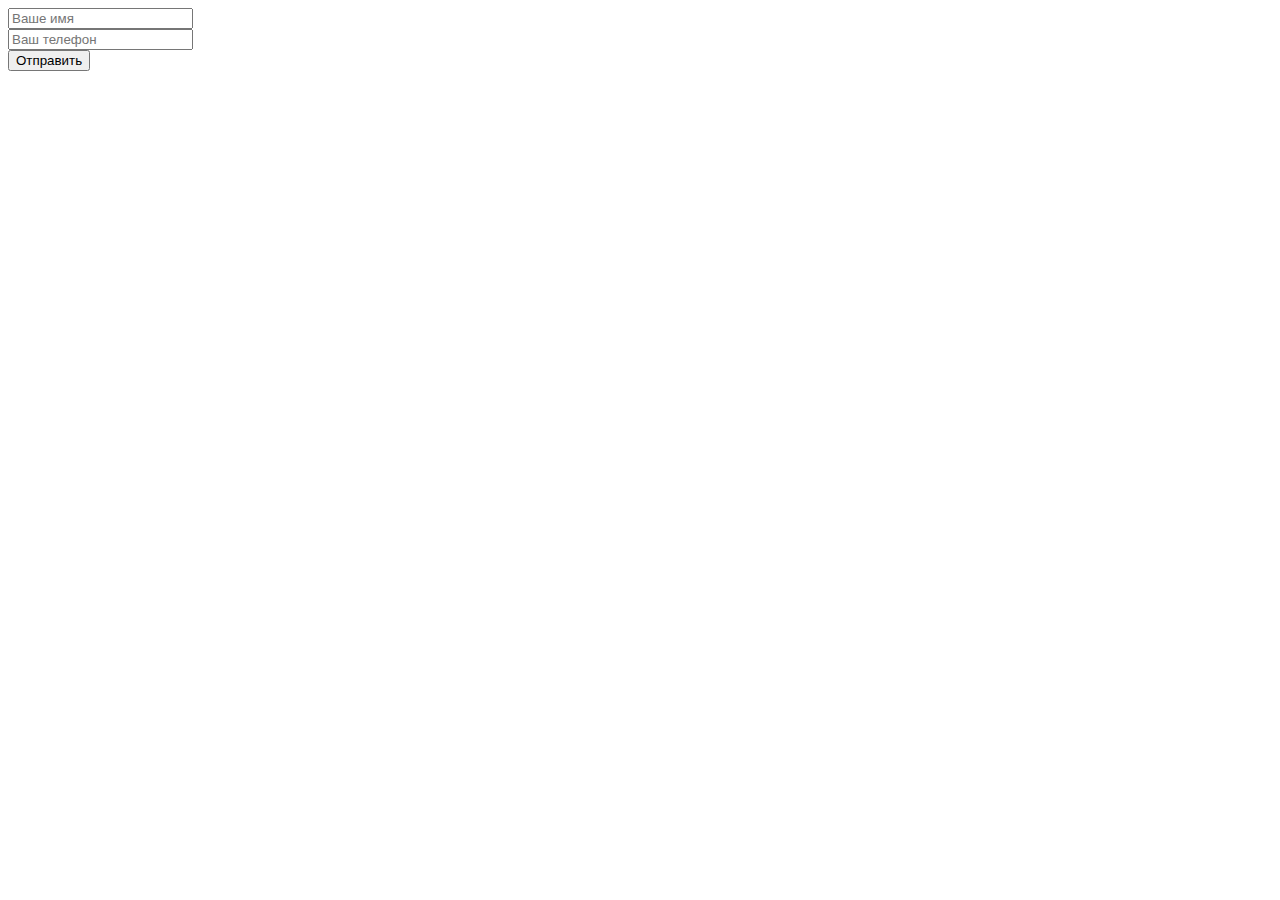
<file: forms_ajax/index.html>
<!DOCTYPE html>
<html>
<head>
	<meta charset="utf-8">
	<title>Отправка форм AJAX</title>
</head>
<body>
	<form id="form">
		<input type="text" name="name" placeholder="Ваше имя" required /><br />
		<input type="text" name="phone" placeholder="Ваш телефон" required /><br />
		<button>Отправить</button>
	</form>
	<script src="https://code.jquery.com/jquery-1.11.2.min.js"></script>
	<script src="common.js"></script>
</body>
</html>
</file>
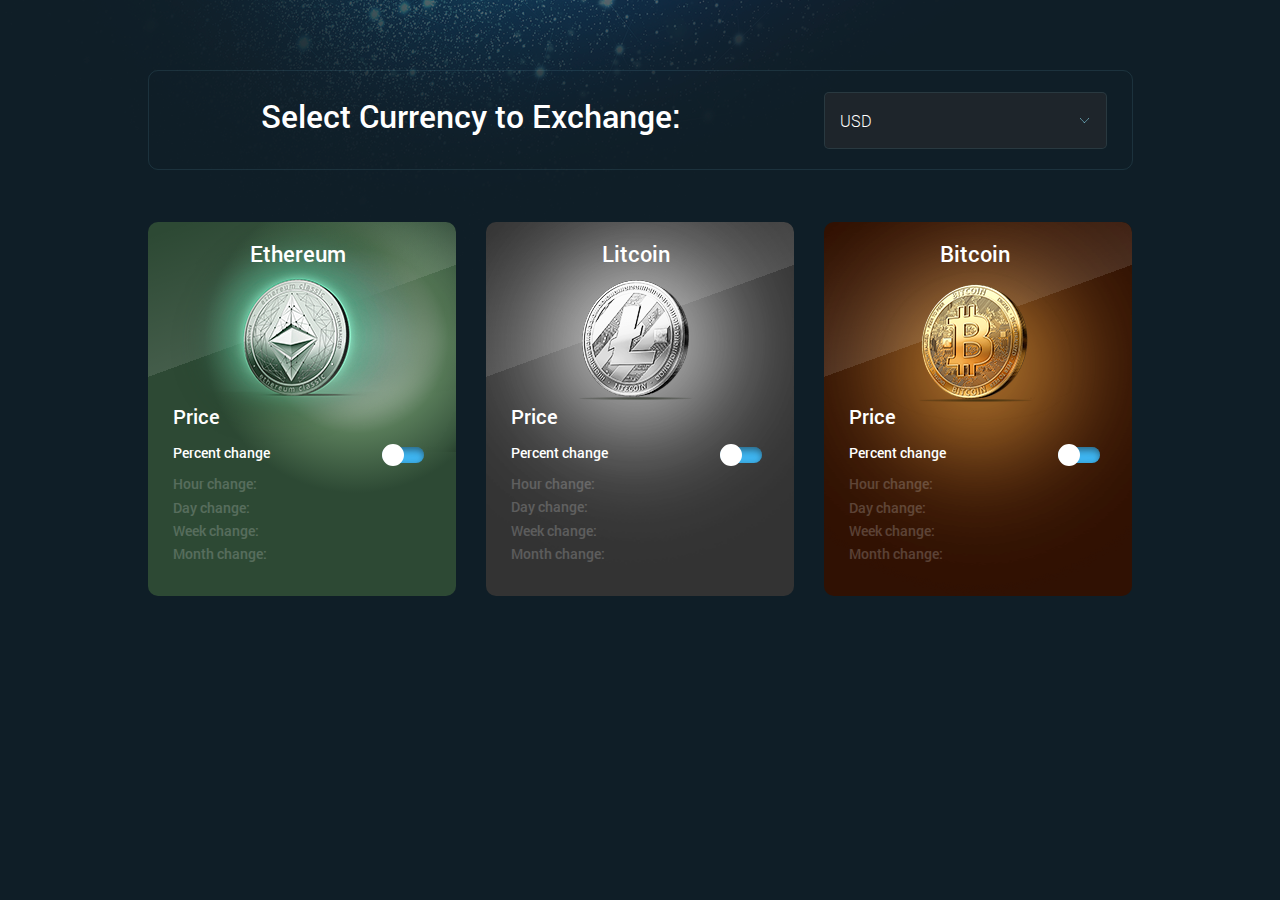
<file: get_crypt/index.html>
<!DOCTYPE html>
<html lang="ru">

<head>

	<meta charset="utf-8">
	<!-- <base href="/"> -->

	<title>Cryptocurrency Exchange</title>
	<meta name="description" content="Cryptocurrency Exchange">

	<meta http-equiv="X-UA-Compatible" content="IE=edge"> <!-- For browsers compatibility -->
	<meta name="viewport" content="width=device-width, initial-scale=1, maximum-scale=1"> <!-- Display that the site will be adaptive -->
	
	<!-- Template Basic Images Start -->
	<meta property="og:image" content="path/to/image.jpg"> <!--THis parametr is used for posting images from main site to social networks -->
	<link rel="icon" href="img/favicon/favicon.ico">
	<link rel="apple-touch-icon" sizes="180x180" href="img/favicon/apple-touch-icon-180x180.png">
	<!-- Template Basic Images End -->
	
	<!-- Custom Browsers Color Start -->
	<meta name="theme-color" content="#000"> <!--Title color in mobile browsers -->
	<!-- Custom Browsers Color End -->

	<link rel="stylesheet" href="css/main.min.css">

</head>

<body>

	<!-- Custom HTML -->

	
	<div class="container">
		<section class="content">
			<div class="header_container">
				<div class="row">
					<div class="col-md-8">
						<h1 class="header_title">Select Currency to Exchange:</h1>
					</div>
					<div class="col-md-4">
						<div class="s_form">
							<!-- <i class="fa fa-angle-down"></i> -->
							<select class="s_select" name="select_cur">
								<option value="USD">USD</option>
								<option value="EUR">EUR</option>
								<option value="RUB">RUB</option>
								<option value="GBP">GBP</option>
							</select>
						</div>
					</div>
				</div>
			</div>
			
			<!--         Columns      -->
			<div class="row justify-content-center">
				

				<div class="col-12 col-md-6 col-lg-4 text-center">
					<div class="column_eth text-center">
						<div class="shadow"></div>

						<h2>Ethereum</h2>
						<div class="eth_img">
							<img class="eth_img_abs" src="img/@1x/eth_img.png" srcset="img/@1x/eth_img.png 1x, img/@2x/eth_img.png 2x" alt="eth_img">
						</div>

						<div class="space_bet ">
							<h3>Price </h3><span id="price"><span>
						</div>
					
						<div class="space_bet">
							<p>Percent change</p>
							<label><input type="checkbox" name="switch" checked><i></i></label>
						</div>
					
						<div class="space_bet">
							<div class="p_text">Hour change: </div><span id="hour"></span>
						</div>
						<div class="space_bet">
							<div class="p_text">Day change: </div><span id="day"></span>
						</div>
						<div class="space_bet">
							<div class="p_text">Week change: </div><span id="week"></span>
						</div>
						<div class="space_bet">
							<div class="p_text">Month change: </div><span id="month"></span>
						</div>
						
					</div>
				</div>


				<div class="col-12 col-md-6 col-lg-4 text-center">
					<div class="column_ltc text-center">
						<div class="shadow"></div>

						<h2>Litcoin</h2>
						<div class="ltc_img">
							<img  src="img/@1x/ltc_img.png" srcset="img/@1x/ltc_img.png 1x, img/@2x/ltc_img.png 2x" alt="ltc_img">
						</div>

						<div class="space_bet ">
							<h3>Price </h3><span id="price1"><span>
						</div>
								
						<div class="space_bet">
							<p>Percent change</p>
							<label><input type="checkbox" name="switch1" checked><i></i></label>
						</div>
						<div class="space_bet">
							<div class="p_text">Hour change: </div><span id="hour1"></span>
						</div>
						<div class="space_bet">
							<div class="p_text">Day change: </div><span id="day1"></span>
						</div>
						<div class="space_bet">
							<div class="p_text">Week change: </div><span id="week1"></span>
						</div>
						<div class="space_bet">
							<div class="p_text">Month change: </div><span id="month1"></span>
						</div>

					</div>
				</div>


				<div class="col-12 col-md-6 col-lg-4 text-center">
					<div class="column_btc text-center">
						<div class="shadow"></div>

						<h2>Bitcoin</h2>
						<div class="btc_img">
							<img class="btc_img_abs" src="img/@1x/btc_img.png" srcset="img/@1x/btc_img.png 1x, img/@2x/btc_img.png 2x" alt="btc_img">
						</div>

						<div class="space_bet ">
							<h3>Price </h3><span id="price2"><span>
							</div>

							<div class="space_bet">
								<p>Percent change</p>
								<label><input type="checkbox" name="switch2" checked><i></i></label>
							</div>

							<div class="space_bet">
								<div class="p_text">Hour change: </div><span id="hour2"></span>
							</div>
							<div class="space_bet">
								<div class="p_text">Day change: </div><span id="day2"></span>
							</div>
							<div class="space_bet">
								<div class="p_text">Week change: </div><span id="week2"></span>
							</div>
							<div class="space_bet">
								<div class="p_text">Month change: </div><span id="month2"></span>
							</div>

						</div>
					</div>
			</div>
		</section>
	</div>


	<!-- Main content -->
	<script src="js/scripts.min.js"></script>

</body>
</html>
</file>
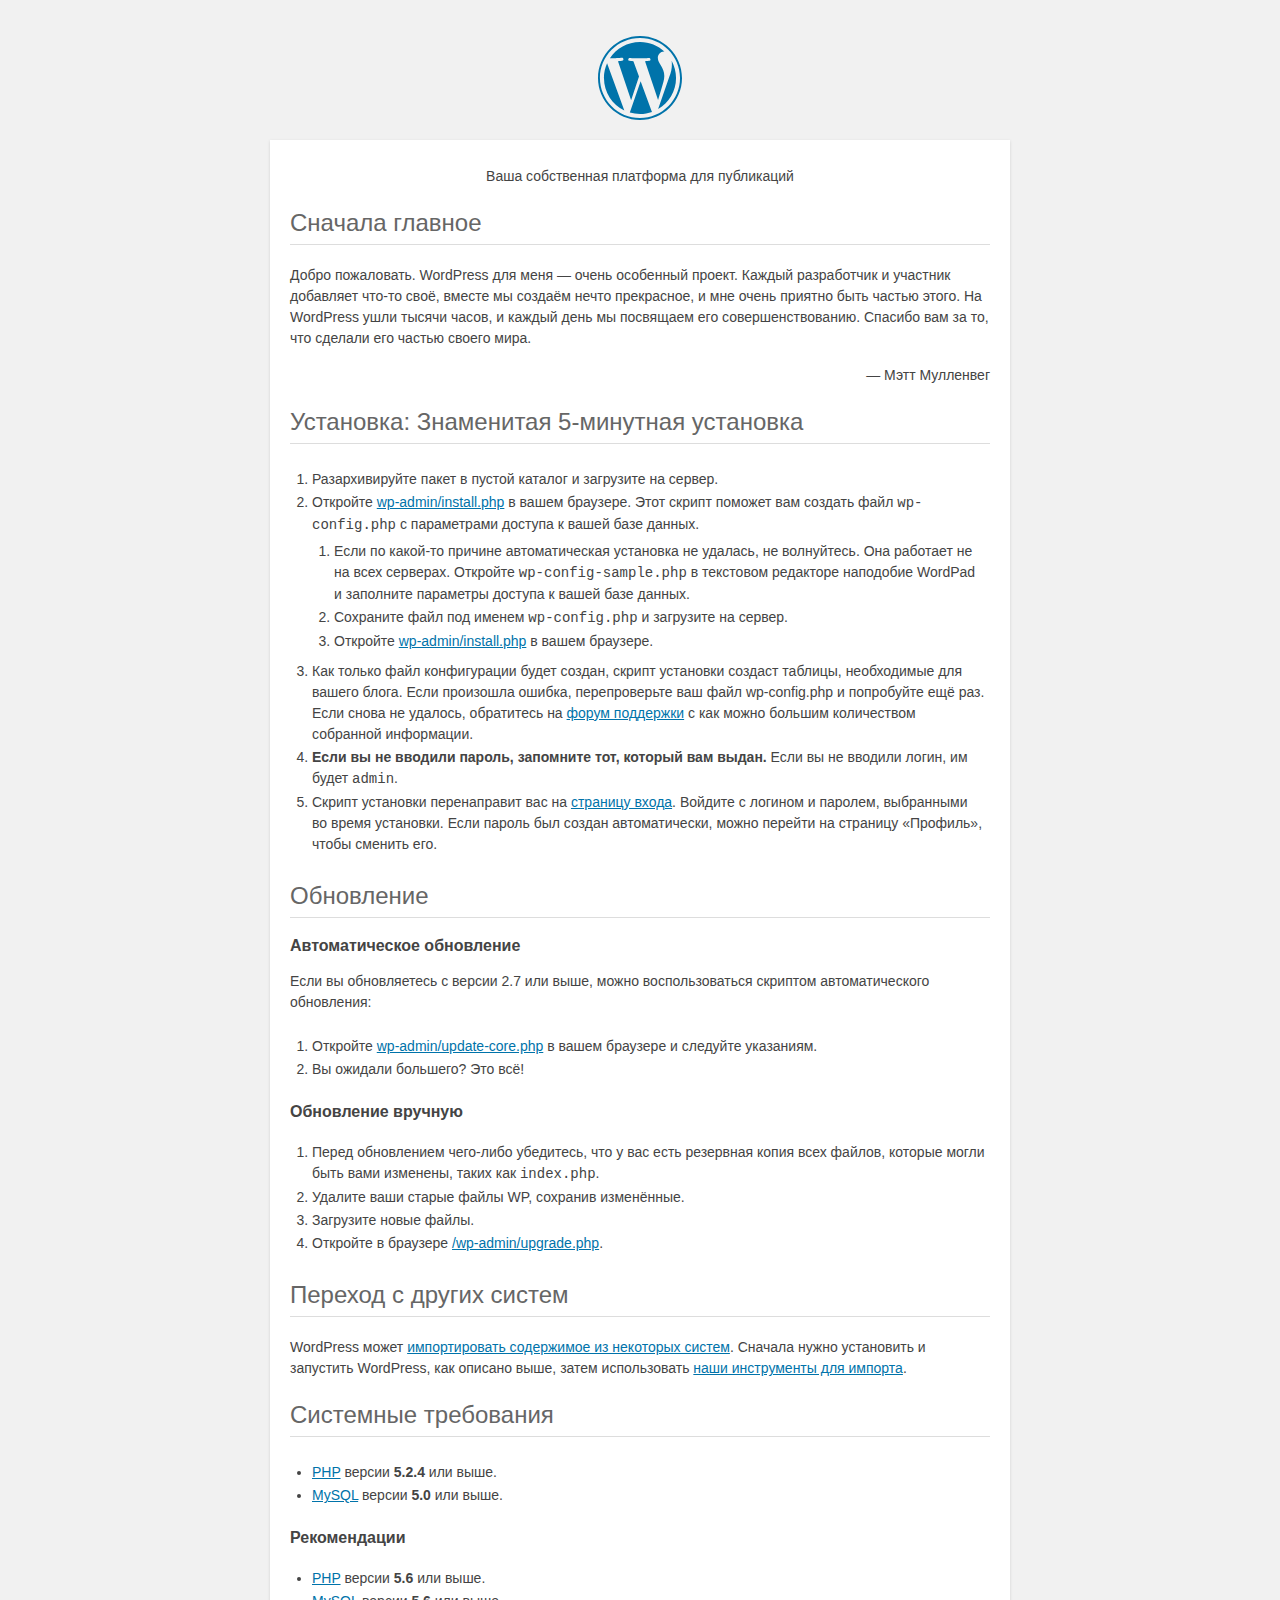
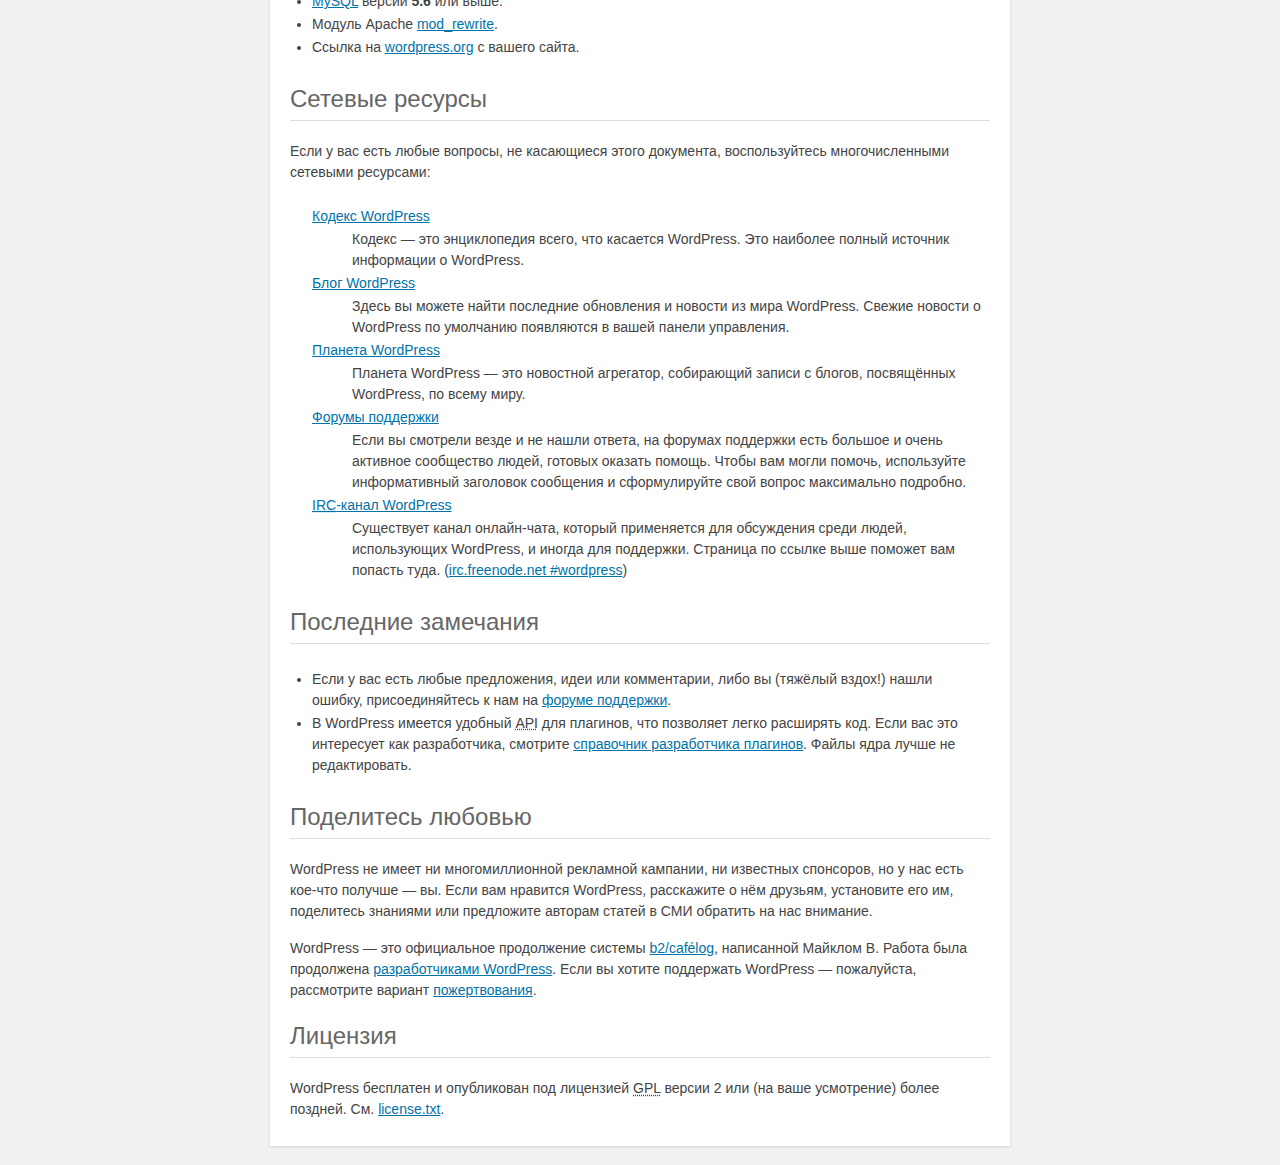
<file: new-landing/readme.html>
<!DOCTYPE html PUBLIC "-//W3C//DTD XHTML 1.0 Strict//EN" "http://www.w3.org/TR/xhtml1/DTD/xhtml1-strict.dtd">
<html xmlns="http://www.w3.org/1999/xhtml">
<head>
	<meta name="viewport" content="width=device-width" />
	<meta http-equiv="Content-Type" content="text/html; charset=utf-8" />
	<title>WordPress &#8250; ReadMe</title>
	<link rel="stylesheet" href="wp-admin/css/install.css?ver=20100228" type="text/css" />
</head>
<body>
<h1 id="logo">
	<a href="https://wordpress.org/"><img alt="WordPress" src="wp-admin/images/wordpress-logo.png" /></a>
</h1>
<p style="text-align: center">Ваша собственная платформа для публикаций</p>

<h2>Сначала главное</h2>
<p>Добро пожаловать. WordPress для меня &#8212; очень особенный проект. Каждый разработчик и участник добавляет что-то своё, вместе мы создаём нечто прекрасное, и мне очень приятно быть частью этого. На WordPress ушли тысячи часов, и каждый день мы посвящаем его совершенствованию. Спасибо вам за то, что сделали его частью своего мира.</p>
<p style="text-align: right">&#8212; Мэтт Мулленвег</p>

<h2>Установка: Знаменитая 5-минутная установка</h2>
<ol>
	<li>Разархивируйте пакет в пустой каталог и загрузите на сервер.</li>
	<li>Откройте <span class="file"><a href="wp-admin/install.php">wp-admin/install.php</a></span> в вашем браузере. Этот скрипт поможет вам создать файл <code>wp-config.php</code> с параметрами доступа к вашей базе данных.
		<ol>
			<li>Если по какой-то причине автоматическая установка не удалась, не волнуйтесь. Она работает не на всех серверах. Откройте <code>wp-config-sample.php</code> в текстовом редакторе наподобие WordPad и заполните параметры доступа к вашей базе данных.</li>
			<li>Сохраните файл под именем <code>wp-config.php</code> и загрузите на сервер.</li>
			<li>Откройте <span class="file"><a href="wp-admin/install.php">wp-admin/install.php</a></span> в вашем браузере.</li>
		</ol>
	</li>
	<li>Как только файл конфигурации будет создан, скрипт установки создаст таблицы, необходимые для вашего блога. Если произошла ошибка, перепроверьте ваш файл <span class="file">wp-config.php</span> и попробуйте ещё раз. Если снова не удалось, обратитесь на <a href="https://ru.forums.wordpress.org/">форум поддержки</a> с как можно большим количеством собранной информации.</li>
	<li><strong>Если вы не вводили пароль, запомните тот, который вам выдан.</strong> Если вы не вводили логин, им будет <code>admin</code>.</li>
	<li> Скрипт установки перенаправит вас на <a href="wp-login.php">страницу входа</a>. Войдите с логином и паролем, выбранными во время установки. Если пароль был создан автоматически, можно перейти на страницу &laquo;Профиль&raquo;, чтобы сменить его.</li>
</ol>

<h2>Обновление</h2>
<h3>Автоматическое обновление</h3>
<p>Если вы обновляетесь с версии 2.7 или выше, можно воспользоваться скриптом автоматического обновления:</p>
<ol>
	<li>Откройте <span class="file"><a href="wp-admin/update-core.php">wp-admin/update-core.php</a></span> в вашем браузере и следуйте указаниям.</li>
	<li>Вы ожидали большего? Это всё!</li>
</ol>

<h3>Обновление вручную</h3>
<ol>
	<li>Перед обновлением чего-либо убедитесь, что у вас есть резервная копия всех файлов, которые могли быть вами изменены, таких как <code>index.php</code>.</li>
	<li>Удалите ваши старые файлы WP, сохранив изменённые.</li>
	<li>Загрузите новые файлы.</li>
	<li>Откройте в браузере <span class="file"><a href="wp-admin/upgrade.php">/wp-admin/upgrade.php</a>.</span></li>
</ol>

<h2>Переход с других систем</h2>
<p>WordPress может <a href="https://codex.wordpress.org/Importing_Content">импортировать содержимое из некоторых систем</a>. Сначала нужно установить и запустить WordPress, как описано выше, затем использовать <a href="wp-admin/import.php" title="Импорт в WordPress">наши инструменты для импорта</a>.</p>

<h2>Системные требования</h2>
<ul>
	<li><a href="https://secure.php.net/">PHP</a> версии <strong>5.2.4</strong> или выше.</li>
	<li><a href="https://www.mysql.com/">MySQL</a> версии <strong>5.0</strong> или выше.</li>
</ul>

<h3>Рекомендации</h3>
<ul>
	<li><a href="https://secure.php.net/">PHP</a> версии <strong>5.6</strong> или выше.</li>
	<li><a href="https://www.mysql.com/">MySQL</a> версии <strong>5.6</strong> или выше.</li>
	<li>Модуль Apache <a href="https://httpd.apache.org/docs/2.2/mod/mod_rewrite.html">mod_rewrite</a>.</li>
	<li>Ссылка на <a href="https://wordpress.org/">wordpress.org</a> c вашего сайта.</li>
</ul>

<h2>Сетевые ресурсы</h2>
<p>Если у вас есть любые вопросы, не касающиеся этого документа, воспользуйтесь многочисленными сетевыми ресурсами:</p>
<dl>
	<dt><a href="https://codex.wordpress.org/Заглавная_страница">Кодекс WordPress</a></dt>
		<dd>Кодекс &#8212; это энциклопедия всего, что касается WordPress. Это наиболее полный источник информации о WordPress.</dd>
	<dt><a href="https://wordpress.org/news/">Блог WordPress</a></dt>
		<dd>Здесь вы можете найти последние обновления и новости из мира WordPress. Свежие новости о WordPress по умолчанию появляются в вашей панели управления.</dd>
	<dt><a href="https://planet.wordpress.org/">Планета WordPress </a></dt>
		<dd>Планета WordPress &#8212; это новостной агрегатор, собирающий записи с блогов, посвящённых WordPress, по всему миру.</dd>
	<dt><a href="https://ru.forums.wordpress.org/">Форумы поддержки</a></dt>
		<dd>Если вы смотрели везде и не нашли ответа, на форумах поддержки есть большое и очень активное сообщество людей, готовых оказать помощь. Чтобы вам могли помочь, используйте информативный заголовок сообщения и сформулируйте свой вопрос максимально подробно.</dd>
	<dt><a href="https://codex.wordpress.org/IRC"><abbr title="Internet Relay Chat">IRC</abbr>-канал WordPress</a></dt>
		<dd>Существует канал онлайн-чата, который применяется для обсуждения среди людей, использующих WordPress, и иногда для поддержки. Страница по ссылке выше поможет вам попасть туда. (<a href="irc://irc.freenode.net/wordpress">irc.freenode.net #wordpress</a>)</dd>
</dl>

<h2>Последние замечания</h2>
<ul>
	<li>Если у вас есть любые предложения, идеи или комментарии, либо вы (тяжёлый вздох!) нашли ошибку, присоединяйтесь к нам на <a href="https://ru.forums.wordpress.org/">форуме поддержки</a>.</li>
	<li>В WordPress имеется удобный <abbr title="application programming interface">API</abbr> для плагинов, что позволяет легко расширять код. Если вас это интересует как разработчика, смотрите <a href="https://developer.wordpress.org/plugins/">справочник разработчика плагинов</a>. Файлы ядра лучше не редактировать.</li>
</ul>

<h2>Поделитесь любовью</h2>
<p>WordPress не имеет ни многомиллионной рекламной кампании, ни известных спонсоров, но у нас есть кое-что получше &#8212; вы. Если вам нравится WordPress, расскажите о нём друзьям, установите его им, поделитесь знаниями или предложите авторам статей в СМИ обратить на нас внимание.</p>

<p>WordPress &#8212; это официальное продолжение системы <a href="http://cafelog.com/">b2/caf&#233;log</a>, написанной Майклом В. Работа была продолжена <a href="https://wordpress.org/about/">разработчиками WordPress</a>. Если вы хотите поддержать WordPress &#8212; пожалуйста, рассмотрите вариант <a href="https://wordpress.org/donate/" title="Пожертвования для WordPress">пожертвования</a>.</p>

<h2>Лицензия</h2>
<p>WordPress бесплатен и опубликован под лицензией <abbr title="GNU General Public License">GPL</abbr> версии 2 или (на ваше усмотрение) более поздней. См. <a href="license.txt">license.txt</a>.</p>

</body>
</html>
</file>
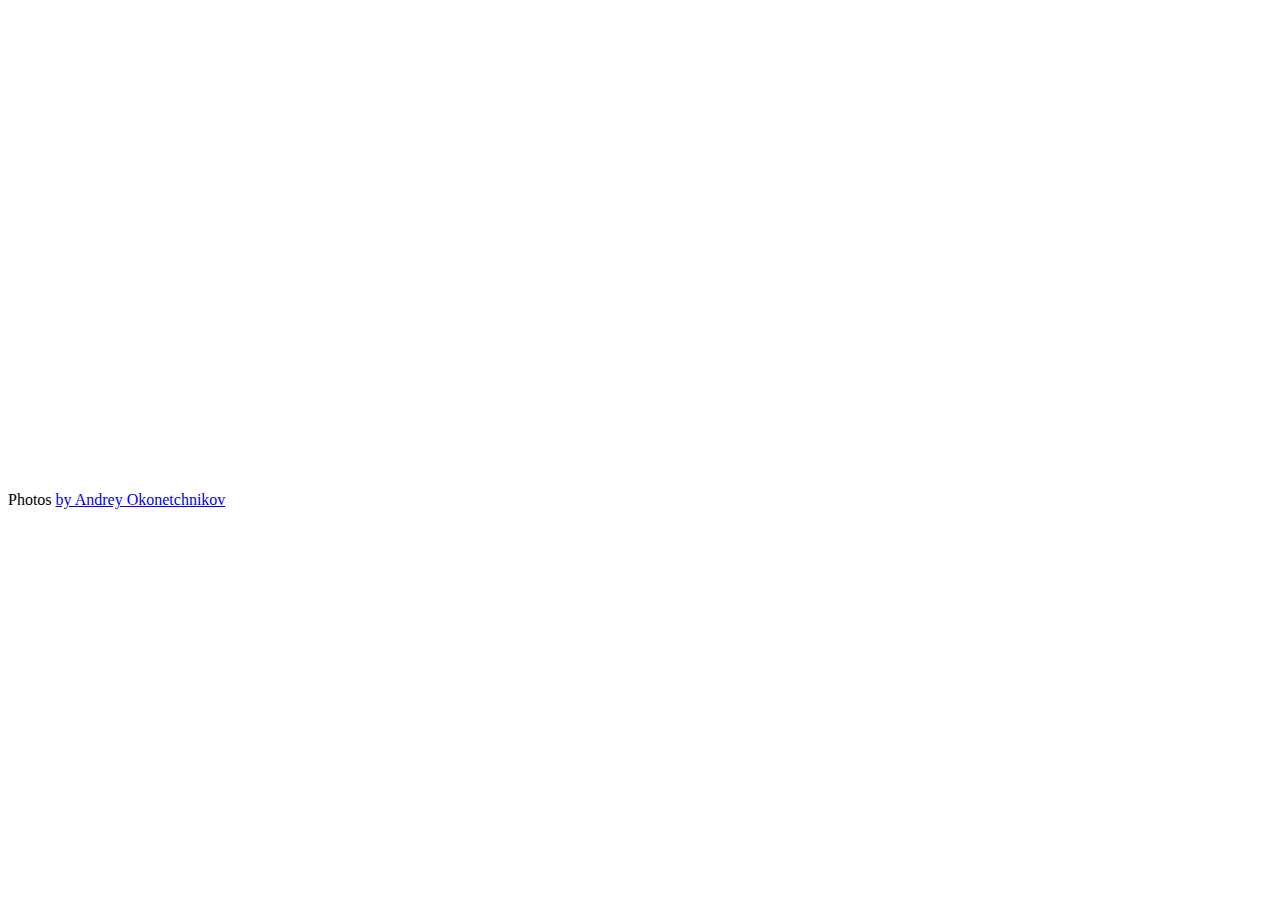
<file: car_service/libs/fotorama/example.html>
<!DOCTYPE html>
<html>
<head>
  <title>Basic fotorama</title>
  <meta charset="utf-8">
  <meta name="viewport" content="width=device-width">

  <!-- jQuery -->
  <script src="http://code.jquery.com/jquery-1.10.2.min.js"></script>

  <!-- Fotorama -->
  <link href="fotorama.css" rel="stylesheet">
  <script src="fotorama.js"></script>

  <!-- Just don’t want to repeat this prefix in every img[src] -->
  <base href="http://s.fotorama.io/okonechnikov/">
</head>

<body>

<!-- Fotorama -->
<div class="fotorama" data-width="700" data-ratio="700/467" data-max-width="100%">
  <img src="1-lo.jpg">
  <img src="2-lo.jpg">
  <img src="9-lo.jpg">
  <img src="6-lo.jpg">
  <img src="5-lo.jpg">
</div>

<!-- © -->
<p>Photos <a href="http://okonet.ru/">by Andrey Okonetchnikov</a></p>
</body>
</html>
</file>
<file: new-landing/wp-admin/css/install.css>
html {
	background: #f1f1f1;
	margin: 0 20px;
}

body {
	background: #fff;
	color: #444;
	font-family: -apple-system, BlinkMacSystemFont, "Segoe UI", Roboto, Oxygen-Sans, Ubuntu, Cantarell, "Helvetica Neue", sans-serif;
	margin: 140px auto 25px;
	padding: 20px 20px 10px 20px;
	max-width: 700px;
	-webkit-font-smoothing: subpixel-antialiased;
	box-shadow: 0 1px 3px rgba(0,0,0,0.13);
}

a {
	color: #0073aa;
}

a:hover,
a:active {
	color: #00a0d2;
}

a:focus {
	color: #124964;
	box-shadow:
		0 0 0 1px #5b9dd9,
		0 0 2px 1px rgba(30, 140, 190, .8);
}

.ie8 a:focus {
	outline: #5b9dd9 solid 1px;
}

h1, h2 {
	border-bottom: 1px solid #ddd;
	clear: both;
	color: #666;
	font-size: 24px;
	padding: 0;
	padding-bottom: 7px;
	font-weight: 400;
}

h3 {
	font-size: 16px;
}

p, li, dd, dt {
	padding-bottom: 2px;
	font-size: 14px;
	line-height: 1.5;
}

code, .code {
	font-family: Consolas, Monaco, monospace;
}

ul, ol, dl {
	padding: 5px 5px 5px 22px;
}

a img {
	border:0
}
abbr {
	border: 0;
	font-variant: normal;
}

fieldset {
	border: 0;
	padding: 0;
	margin: 0;
}

label {
	cursor: pointer;
}

#logo {
	margin: 6px 0 14px 0;
	padding: 0 0 7px 0;
	border-bottom: none;
	text-align:center
}
#logo a {
	background-image: url(../images/w-logo-blue.png?ver=20131202);
	background-image: none, url(../images/wordpress-logo.svg?ver=20131107);
	background-size: 84px;
	background-position: center top;
	background-repeat: no-repeat;
	color: #444; /* same as login.css */
	height: 84px;
	font-size: 20px;
	font-weight: 400;
	line-height: 1.3em;
	margin: -130px auto 25px;
	padding: 0;
	text-decoration: none;
	width: 84px;
	text-indent: -9999px;
	outline: none;
	overflow: hidden;
	display: block;
}

#logo a:focus {
	box-shadow: none;
}

.step {
	margin: 20px 0 15px;
}
.step, th {
	text-align: left;
	padding: 0;
}
.language-chooser.wp-core-ui .step .button.button-large {
	height: 36px;
	font-size: 14px;
	line-height: 33px;
	vertical-align: middle;
}
textarea {
	border: 1px solid #ddd;
	font-family: -apple-system, BlinkMacSystemFont, "Segoe UI", Roboto, Oxygen-Sans, Ubuntu, Cantarell, "Helvetica Neue", sans-serif;
	width: 100%;
	box-sizing: border-box;
}

.form-table {
	border-collapse: collapse;
	margin-top: 1em;
	width: 100%;
}

.form-table td {
	margin-bottom: 9px;
	padding: 10px 20px 10px 0;
	font-size: 14px;
	vertical-align: top
}

.form-table th {
	font-size: 14px;
	text-align: left;
	padding: 10px 20px 10px 0;
	width: 140px;
	vertical-align: top;
}

.form-table code {
	line-height: 18px;
	font-size: 14px;
}

.form-table p {
	margin: 4px 0 0 0;
	font-size: 11px;
}

.form-table input {
	line-height: 20px;
	font-size: 15px;
	padding: 3px 5px;
	border: 1px solid #ddd;
	box-shadow: inset 0 1px 2px rgba(0,0,0,0.07);
}

input,
submit {
	font-family: -apple-system, BlinkMacSystemFont, "Segoe UI", Roboto, Oxygen-Sans, Ubuntu, Cantarell, "Helvetica Neue", sans-serif;
}

.form-table input[type=text],
.form-table input[type=email],
.form-table input[type=url],
.form-table input[type=password] {
	width: 206px;
}

.form-table th p {
	font-weight: 400;
}

.form-table.install-success th,
.form-table.install-success td {
	vertical-align: middle;
	padding: 16px 20px 16px 0;
}

.form-table.install-success td p {
	margin: 0;
	font-size: 14px;
}

.form-table.install-success td code {
	margin: 0;
	font-size: 18px;
}

#error-page {
	margin-top: 50px;
}

#error-page p {
	font-size: 14px;
	line-height: 18px;
	margin: 25px 0 20px;
}

#error-page code, .code {
	font-family: Consolas, Monaco, monospace;
}

.wp-hide-pw > .dashicons {
	line-height: inherit;
}

#pass-strength-result {
	background-color: #eee;
	border: 1px solid #ddd;
	color: #23282d;
	margin: -2px 5px 5px 0px;
	padding: 3px 5px;
	text-align: center;
	width: 218px;
	box-sizing: border-box;
	opacity: 0;
}

#pass-strength-result.short {
	background-color: #f1adad;
	border-color: #e35b5b;
	opacity: 1;
}

#pass-strength-result.bad {
	background-color: #fbc5a9;
	border-color: #f78b53;
	opacity: 1;
}

#pass-strength-result.good {
	background-color: #ffe399;
	border-color: #ffc733;
	opacity: 1;
}

#pass-strength-result.strong {
	background-color: #c1e1b9;
	border-color: #83c373;
	opacity: 1;
}

#pass1.short, #pass1-text.short {
	border-color: #e35b5b;
}

#pass1.bad, #pass1-text.bad {
	border-color: #f78b53;
}

#pass1.good, #pass1-text.good {
	border-color: #ffc733;
}

#pass1.strong, #pass1-text.strong {
	border-color: #83c373;
}

.pw-weak {
	display: none;
}

.message {
	border-left: 4px solid #dc3232;
	padding: .7em .6em;
	background-color: #fbeaea;
}

/* rtl:ignore */
#dbname,
#uname,
#pwd,
#dbhost,
#prefix,
#user_login,
#admin_email,
#pass1,
#pass2 {
	direction: ltr;
}

#pass1-text,
.show-password #pass1 {
	display: none;
}

.show-password #pass1-text
{
	display: inline-block;
}

.form-table span.description.important {
	font-size: 12px;
}


/* localization */
body.rtl,
.rtl textarea,
.rtl input,
.rtl submit {
	font-family: Tahoma, sans-serif;
}

:lang(he-il) body.rtl,
:lang(he-il) .rtl textarea,
:lang(he-il) .rtl input,
:lang(he-il) .rtl submit {
	font-family: Arial, sans-serif;
}

@media only screen and (max-width: 799px) {
	body {
		margin-top: 115px;
	}
	#logo a {
		margin: -125px auto 30px;
	}
}

@media screen and ( max-width: 782px ) {

	.form-table {
		margin-top: 0;
	}

	.form-table th,
	.form-table td {
		display: block;
		width: auto;
		vertical-align: middle;
	}

	.form-table th {
		padding: 20px 0 0;
	}

	.form-table td {
		padding: 5px 0;
		border: 0;
		margin: 0;
	}

	textarea,
	input {
		font-size: 16px;
	}

	.form-table td input[type="text"],
	.form-table td input[type="email"],
	.form-table td input[type="url"],
	.form-table td input[type="password"],
	.form-table td select,
	.form-table td textarea,
	.form-table span.description {
		width: 100%;
		font-size: 16px;
		line-height: 1.5;
		padding: 7px 10px;
		display: block;
		max-width: none;
		box-sizing: border-box;
	}

}

body.language-chooser {
	max-width: 300px;
}

.language-chooser select {
	padding: 8px;
	width: 100%;
	display: block;
	border: 1px solid #ddd;
	background-color: #fff;
	color: #32373c;
	font-size: 16px;
	font-family: Arial, sans-serif;
	font-weight: 400;
}

.language-chooser p {
	text-align: right;
}

.screen-reader-input,
.screen-reader-text {
	border: 0;
	clip: rect(1px, 1px, 1px, 1px);
	-webkit-clip-path: inset(50%);
	clip-path: inset(50%);
	height: 1px;
	margin: -1px;
	overflow: hidden;
	padding: 0;
	position: absolute;
	width: 1px;
	word-wrap: normal !important;
}

.spinner {
	background: url(../images/spinner.gif) no-repeat;
	background-size: 20px 20px;
	visibility: hidden;
	opacity: 0.7;
	filter: alpha(opacity=70);
	width: 20px;
	height: 20px;
	margin: 2px 5px 0;
}

.step .spinner {
	display: inline-block;
	vertical-align: middle;
	margin-right: 15px;
}

.button.hide-if-no-js,
.hide-if-no-js {
	display: none;
}

/**
 * HiDPI Displays
 */
@media print,
  (-webkit-min-device-pixel-ratio: 1.25),
  (min-resolution: 120dpi) {

	.spinner {
		background-image: url(../images/spinner-2x.gif);
	}

}
</file>
<file: car_service/libs/fotorama/fotorama.css>
/*!
 * Fotorama 4.6.4 | http://fotorama.io/license/
 */
.fotorama__arr:focus:after,.fotorama__fullscreen-icon:focus:after,.fotorama__html,.fotorama__img,.fotorama__nav__frame:focus .fotorama__dot:after,.fotorama__nav__frame:focus .fotorama__thumb:after,.fotorama__stage__frame,.fotorama__stage__shaft,.fotorama__video iframe{position:absolute;width:100%;height:100%;top:0;right:0;left:0;bottom:0}.fotorama--fullscreen,.fotorama__img{max-width:99999px!important;max-height:99999px!important;min-width:0!important;min-height:0!important;border-radius:0!important;box-shadow:none!important;padding:0!important}.fotorama__wrap .fotorama__grab{cursor:move;cursor:-webkit-grab;cursor:-o-grab;cursor:-ms-grab;cursor:grab}.fotorama__grabbing *{cursor:move;cursor:-webkit-grabbing;cursor:-o-grabbing;cursor:-ms-grabbing;cursor:grabbing}.fotorama__spinner{position:absolute!important;top:50%!important;left:50%!important}.fotorama__wrap--css3 .fotorama__arr,.fotorama__wrap--css3 .fotorama__fullscreen-icon,.fotorama__wrap--css3 .fotorama__nav__shaft,.fotorama__wrap--css3 .fotorama__stage__shaft,.fotorama__wrap--css3 .fotorama__thumb-border,.fotorama__wrap--css3 .fotorama__video-close,.fotorama__wrap--css3 .fotorama__video-play{-webkit-transform:translate3d(0,0,0);transform:translate3d(0,0,0)}.fotorama__caption,.fotorama__nav:after,.fotorama__nav:before,.fotorama__stage:after,.fotorama__stage:before,.fotorama__wrap--css3 .fotorama__html,.fotorama__wrap--css3 .fotorama__nav,.fotorama__wrap--css3 .fotorama__spinner,.fotorama__wrap--css3 .fotorama__stage,.fotorama__wrap--css3 .fotorama__stage .fotorama__img,.fotorama__wrap--css3 .fotorama__stage__frame{-webkit-transform:translateZ(0);transform:translateZ(0)}.fotorama__arr:focus,.fotorama__fullscreen-icon:focus,.fotorama__nav__frame{outline:0}.fotorama__arr:focus:after,.fotorama__fullscreen-icon:focus:after,.fotorama__nav__frame:focus .fotorama__dot:after,.fotorama__nav__frame:focus .fotorama__thumb:after{content:'';border-radius:inherit;background-color:rgba(0,175,234,.5)}.fotorama__wrap--video .fotorama__stage,.fotorama__wrap--video .fotorama__stage__frame--video,.fotorama__wrap--video .fotorama__stage__frame--video .fotorama__html,.fotorama__wrap--video .fotorama__stage__frame--video .fotorama__img,.fotorama__wrap--video .fotorama__stage__shaft{-webkit-transform:none!important;transform:none!important}.fotorama__wrap--css3 .fotorama__nav__shaft,.fotorama__wrap--css3 .fotorama__stage__shaft,.fotorama__wrap--css3 .fotorama__thumb-border{transition-property:-webkit-transform,width;transition-property:transform,width;transition-timing-function:cubic-bezier(0.1,0,.25,1);transition-duration:0ms}.fotorama__arr,.fotorama__fullscreen-icon,.fotorama__no-select,.fotorama__video-close,.fotorama__video-play,.fotorama__wrap{-webkit-user-select:none;-moz-user-select:none;-ms-user-select:none;user-select:none}.fotorama__select{-webkit-user-select:text;-moz-user-select:text;-ms-user-select:text;user-select:text}.fotorama__nav,.fotorama__nav__frame{margin:auto;padding:0}.fotorama__caption__wrap,.fotorama__nav__frame,.fotorama__nav__shaft{-moz-box-orient:vertical;display:inline-block;vertical-align:middle;*display:inline;*zoom:1}.fotorama__nav__frame,.fotorama__thumb-border{box-sizing:content-box}.fotorama__caption__wrap{box-sizing:border-box}.fotorama--hidden,.fotorama__load{position:absolute;left:-99999px;top:-99999px;z-index:-1}.fotorama__arr,.fotorama__fullscreen-icon,.fotorama__nav,.fotorama__nav__frame,.fotorama__nav__shaft,.fotorama__stage__frame,.fotorama__stage__shaft,.fotorama__video-close,.fotorama__video-play{-webkit-tap-highlight-color:transparent}.fotorama__arr,.fotorama__fullscreen-icon,.fotorama__video-close,.fotorama__video-play{background:url(fotorama.png) no-repeat}@media (-webkit-min-device-pixel-ratio:1.5),(min-resolution:2dppx){.fotorama__arr,.fotorama__fullscreen-icon,.fotorama__video-close,.fotorama__video-play{background:url(fotorama@2x.png) 0 0/96px 160px no-repeat}}.fotorama__thumb{background-color:#7f7f7f;background-color:rgba(127,127,127,.2)}@media print{.fotorama__arr,.fotorama__fullscreen-icon,.fotorama__thumb-border,.fotorama__video-close,.fotorama__video-play{background:none!important}}.fotorama{min-width:1px;overflow:hidden}.fotorama:not(.fotorama--unobtrusive)>*:not(:first-child){display:none}.fullscreen{width:100%!important;height:100%!important;max-width:100%!important;max-height:100%!important;margin:0!important;padding:0!important;overflow:hidden!important;background:#000}.fotorama--fullscreen{position:absolute!important;top:0!important;left:0!important;right:0!important;bottom:0!important;float:none!important;z-index:2147483647!important;background:#000;width:100%!important;height:100%!important;margin:0!important}.fotorama--fullscreen .fotorama__nav,.fotorama--fullscreen .fotorama__stage{background:#000}.fotorama__wrap{-webkit-text-size-adjust:100%;position:relative;direction:ltr;z-index:0}.fotorama__wrap--rtl .fotorama__stage__frame{direction:rtl}.fotorama__nav,.fotorama__stage{overflow:hidden;position:relative;max-width:100%}.fotorama__wrap--pan-y{-ms-touch-action:pan-y}.fotorama__wrap .fotorama__pointer{cursor:pointer}.fotorama__wrap--slide .fotorama__stage__frame{opacity:1!important}.fotorama__stage__frame{overflow:hidden}.fotorama__stage__frame.fotorama__active{z-index:8}.fotorama__wrap--fade .fotorama__stage__frame{display:none}.fotorama__wrap--fade .fotorama__fade-front,.fotorama__wrap--fade .fotorama__fade-rear,.fotorama__wrap--fade .fotorama__stage__frame.fotorama__active{display:block;left:0;top:0}.fotorama__wrap--fade .fotorama__fade-front{z-index:8}.fotorama__wrap--fade .fotorama__fade-rear{z-index:7}.fotorama__wrap--fade .fotorama__fade-rear.fotorama__active{z-index:9}.fotorama__wrap--fade .fotorama__stage .fotorama__shadow{display:none}.fotorama__img{-ms-filter:"alpha(Opacity=0)";filter:alpha(opacity=0);opacity:0;border:none!important}.fotorama__error .fotorama__img,.fotorama__loaded .fotorama__img{-ms-filter:"alpha(Opacity=100)";filter:alpha(opacity=100);opacity:1}.fotorama--fullscreen .fotorama__loaded--full .fotorama__img,.fotorama__img--full{display:none}.fotorama--fullscreen .fotorama__loaded--full .fotorama__img--full{display:block}.fotorama__wrap--only-active .fotorama__nav,.fotorama__wrap--only-active .fotorama__stage{max-width:99999px!important}.fotorama__wrap--only-active .fotorama__stage__frame{visibility:hidden}.fotorama__wrap--only-active .fotorama__stage__frame.fotorama__active{visibility:visible}.fotorama__nav{font-size:0;line-height:0;text-align:center;display:none;white-space:nowrap;z-index:5}.fotorama__nav__shaft{position:relative;left:0;top:0;text-align:left}.fotorama__nav__frame{position:relative;cursor:pointer}.fotorama__nav--dots{display:block}.fotorama__nav--dots .fotorama__nav__frame{width:18px;height:30px}.fotorama__nav--dots .fotorama__nav__frame--thumb,.fotorama__nav--dots .fotorama__thumb-border{display:none}.fotorama__nav--thumbs{display:block}.fotorama__nav--thumbs .fotorama__nav__frame{padding-left:0!important}.fotorama__nav--thumbs .fotorama__nav__frame:last-child{padding-right:0!important}.fotorama__nav--thumbs .fotorama__nav__frame--dot{display:none}.fotorama__dot{display:block;width:4px;height:4px;position:relative;top:12px;left:6px;border-radius:6px;border:1px solid #7f7f7f}.fotorama__nav__frame:focus .fotorama__dot:after{padding:1px;top:-1px;left:-1px}.fotorama__nav__frame.fotorama__active .fotorama__dot{width:0;height:0;border-width:3px}.fotorama__nav__frame.fotorama__active .fotorama__dot:after{padding:3px;top:-3px;left:-3px}.fotorama__thumb{overflow:hidden;position:relative;width:100%;height:100%}.fotorama__nav__frame:focus .fotorama__thumb{z-index:2}.fotorama__thumb-border{position:absolute;z-index:9;top:0;left:0;border-style:solid;border-color:#00afea;background-image:linear-gradient(to bottom right,rgba(255,255,255,.25),rgba(64,64,64,.1))}.fotorama__caption{position:absolute;z-index:12;bottom:0;left:0;right:0;font-family:'Helvetica Neue',Arial,sans-serif;font-size:14px;line-height:1.5;color:#000}.fotorama__caption a{text-decoration:none;color:#000;border-bottom:1px solid;border-color:rgba(0,0,0,.5)}.fotorama__caption a:hover{color:#333;border-color:rgba(51,51,51,.5)}.fotorama__wrap--rtl .fotorama__caption{left:auto;right:0}.fotorama__wrap--no-captions .fotorama__caption,.fotorama__wrap--video .fotorama__caption{display:none}.fotorama__caption__wrap{background-color:#fff;background-color:rgba(255,255,255,.9);padding:5px 10px}@-webkit-keyframes spinner{0%{-webkit-transform:rotate(0);transform:rotate(0)}100%{-webkit-transform:rotate(360deg);transform:rotate(360deg)}}@keyframes spinner{0%{-webkit-transform:rotate(0);transform:rotate(0)}100%{-webkit-transform:rotate(360deg);transform:rotate(360deg)}}.fotorama__wrap--css3 .fotorama__spinner{-webkit-animation:spinner 24s infinite linear;animation:spinner 24s infinite linear}.fotorama__wrap--css3 .fotorama__html,.fotorama__wrap--css3 .fotorama__stage .fotorama__img{transition-property:opacity;transition-timing-function:linear;transition-duration:.3s}.fotorama__wrap--video .fotorama__stage__frame--video .fotorama__html,.fotorama__wrap--video .fotorama__stage__frame--video .fotorama__img{-ms-filter:"alpha(Opacity=0)";filter:alpha(opacity=0);opacity:0}.fotorama__select{cursor:auto}.fotorama__video{top:32px;right:0;bottom:0;left:0;position:absolute;z-index:10}@-moz-document url-prefix(){.fotorama__active{box-shadow:0 0 0 transparent}}.fotorama__arr,.fotorama__fullscreen-icon,.fotorama__video-close,.fotorama__video-play{position:absolute;z-index:11;cursor:pointer}.fotorama__arr{position:absolute;width:32px;height:32px;top:50%;margin-top:-16px}.fotorama__arr--prev{left:2px;background-position:0 0}.fotorama__arr--next{right:2px;background-position:-32px 0}.fotorama__arr--disabled{pointer-events:none;cursor:default;*display:none;opacity:.1}.fotorama__fullscreen-icon{width:32px;height:32px;top:2px;right:2px;background-position:0 -32px;z-index:20}.fotorama__arr:focus,.fotorama__fullscreen-icon:focus{border-radius:50%}.fotorama--fullscreen .fotorama__fullscreen-icon{background-position:-32px -32px}.fotorama__video-play{width:96px;height:96px;left:50%;top:50%;margin-left:-48px;margin-top:-48px;background-position:0 -64px;opacity:0}.fotorama__wrap--css2 .fotorama__video-play,.fotorama__wrap--video .fotorama__stage .fotorama__video-play{display:none}.fotorama__error .fotorama__video-play,.fotorama__loaded .fotorama__video-play,.fotorama__nav__frame .fotorama__video-play{opacity:1;display:block}.fotorama__nav__frame .fotorama__video-play{width:32px;height:32px;margin-left:-16px;margin-top:-16px;background-position:-64px -32px}.fotorama__video-close{width:32px;height:32px;top:0;right:0;background-position:-64px 0;z-index:20;opacity:0}.fotorama__wrap--css2 .fotorama__video-close{display:none}.fotorama__wrap--css3 .fotorama__video-close{-webkit-transform:translate3d(32px,-32px,0);transform:translate3d(32px,-32px,0)}.fotorama__wrap--video .fotorama__video-close{display:block;opacity:1}.fotorama__wrap--css3.fotorama__wrap--video .fotorama__video-close{-webkit-transform:translate3d(0,0,0);transform:translate3d(0,0,0)}.fotorama__wrap--no-controls.fotorama__wrap--toggle-arrows .fotorama__arr,.fotorama__wrap--no-controls.fotorama__wrap--toggle-arrows .fotorama__fullscreen-icon{opacity:0}.fotorama__wrap--no-controls.fotorama__wrap--toggle-arrows .fotorama__arr:focus,.fotorama__wrap--no-controls.fotorama__wrap--toggle-arrows .fotorama__fullscreen-icon:focus{opacity:1}.fotorama__wrap--video .fotorama__arr,.fotorama__wrap--video .fotorama__fullscreen-icon{opacity:0!important}.fotorama__wrap--css2.fotorama__wrap--no-controls.fotorama__wrap--toggle-arrows .fotorama__arr,.fotorama__wrap--css2.fotorama__wrap--no-controls.fotorama__wrap--toggle-arrows .fotorama__fullscreen-icon{display:none}.fotorama__wrap--css2.fotorama__wrap--no-controls.fotorama__wrap--toggle-arrows .fotorama__arr:focus,.fotorama__wrap--css2.fotorama__wrap--no-controls.fotorama__wrap--toggle-arrows .fotorama__fullscreen-icon:focus{display:block}.fotorama__wrap--css2.fotorama__wrap--video .fotorama__arr,.fotorama__wrap--css2.fotorama__wrap--video .fotorama__fullscreen-icon{display:none!important}.fotorama__wrap--css3.fotorama__wrap--no-controls.fotorama__wrap--slide.fotorama__wrap--toggle-arrows .fotorama__fullscreen-icon:not(:focus){-webkit-transform:translate3d(32px,-32px,0);transform:translate3d(32px,-32px,0)}.fotorama__wrap--css3.fotorama__wrap--no-controls.fotorama__wrap--slide.fotorama__wrap--toggle-arrows .fotorama__arr--prev:not(:focus){-webkit-transform:translate3d(-48px,0,0);transform:translate3d(-48px,0,0)}.fotorama__wrap--css3.fotorama__wrap--no-controls.fotorama__wrap--slide.fotorama__wrap--toggle-arrows .fotorama__arr--next:not(:focus){-webkit-transform:translate3d(48px,0,0);transform:translate3d(48px,0,0)}.fotorama__wrap--css3.fotorama__wrap--video .fotorama__fullscreen-icon{-webkit-transform:translate3d(32px,-32px,0)!important;transform:translate3d(32px,-32px,0)!important}.fotorama__wrap--css3.fotorama__wrap--video .fotorama__arr--prev{-webkit-transform:translate3d(-48px,0,0)!important;transform:translate3d(-48px,0,0)!important}.fotorama__wrap--css3.fotorama__wrap--video .fotorama__arr--next{-webkit-transform:translate3d(48px,0,0)!important;transform:translate3d(48px,0,0)!important}.fotorama__wrap--css3 .fotorama__arr:not(:focus),.fotorama__wrap--css3 .fotorama__fullscreen-icon:not(:focus),.fotorama__wrap--css3 .fotorama__video-close:not(:focus),.fotorama__wrap--css3 .fotorama__video-play:not(:focus){transition-property:-webkit-transform,opacity;transition-property:transform,opacity;transition-duration:.3s}.fotorama__nav:after,.fotorama__nav:before,.fotorama__stage:after,.fotorama__stage:before{content:"";display:block;position:absolute;text-decoration:none;top:0;bottom:0;width:10px;height:auto;z-index:10;pointer-events:none;background-repeat:no-repeat;background-size:1px 100%,5px 100%}.fotorama__nav:before,.fotorama__stage:before{background-image:linear-gradient(transparent,rgba(0,0,0,.2) 25%,rgba(0,0,0,.3) 75%,transparent),radial-gradient(farthest-side at 0 50%,rgba(0,0,0,.4),transparent);background-position:0 0,0 0;left:-10px}.fotorama__nav.fotorama__shadows--left:before,.fotorama__stage.fotorama__shadows--left:before{left:0}.fotorama__nav:after,.fotorama__stage:after{background-image:linear-gradient(transparent,rgba(0,0,0,.2) 25%,rgba(0,0,0,.3) 75%,transparent),radial-gradient(farthest-side at 100% 50%,rgba(0,0,0,.4),transparent);background-position:100% 0,100% 0;right:-10px}.fotorama__nav.fotorama__shadows--right:after,.fotorama__stage.fotorama__shadows--right:after{right:0}.fotorama--fullscreen .fotorama__nav:after,.fotorama--fullscreen .fotorama__nav:before,.fotorama--fullscreen .fotorama__stage:after,.fotorama--fullscreen .fotorama__stage:before,.fotorama__wrap--fade .fotorama__stage:after,.fotorama__wrap--fade .fotorama__stage:before,.fotorama__wrap--no-shadows .fotorama__nav:after,.fotorama__wrap--no-shadows .fotorama__nav:before,.fotorama__wrap--no-shadows .fotorama__stage:after,.fotorama__wrap--no-shadows .fotorama__stage:before{display:none}
</file>
<file: get_crypt/css/main.min.css>
@font-face{font-family:FontAwesome;src:url(../libs/font-awesome-4.2.0/fonts/fontawesome-webfont.eot?v=4.2.0);src:url(../libs/font-awesome-4.2.0/fonts/fontawesome-webfont.eot?#iefix&v=4.2.0) format('embedded-opentype'),url(../libs/font-awesome-4.2.0/fonts/fontawesome-webfont.woff?v=4.2.0) format('woff'),url(../libs/font-awesome-4.2.0/fonts/fontawesome-webfont.ttf?v=4.2.0) format('truetype'),url(../libs/font-awesome-4.2.0/fonts/fontawesome-webfont.svg?v=4.2.0#fontawesomeregular) format('svg');font-weight:400;font-style:normal}.fa{display:inline-block;font:normal normal normal 14px/1 FontAwesome;font-size:inherit;text-rendering:auto;-webkit-font-smoothing:antialiased;-moz-osx-font-smoothing:grayscale}.fa-lg{font-size:1.33333333em;line-height:.75em;vertical-align:-15%}.fa-2x{font-size:2em}.fa-3x{font-size:3em}.fa-4x{font-size:4em}.fa-5x{font-size:5em}.fa-fw{width:1.28571429em;text-align:center}.fa-ul{padding-left:0;margin-left:2.14285714em;list-style-type:none}.fa-ul>li{position:relative}.fa-li{position:absolute;left:-2.14285714em;width:2.14285714em;top:.14285714em;text-align:center}.fa-li.fa-lg{left:-1.85714286em}.fa-border{padding:.2em .25em .15em;border:solid .08em #eee;border-radius:.1em}.pull-right{float:right}.pull-left{float:left}.fa.pull-left{margin-right:.3em}.fa.pull-right{margin-left:.3em}.fa-spin{-webkit-animation:fa-spin 2s infinite linear;animation:fa-spin 2s infinite linear}@-webkit-keyframes fa-spin{0%{-webkit-transform:rotate(0);transform:rotate(0)}100%{-webkit-transform:rotate(359deg);transform:rotate(359deg)}}@keyframes fa-spin{0%{-webkit-transform:rotate(0);transform:rotate(0)}100%{-webkit-transform:rotate(359deg);transform:rotate(359deg)}}.fa-rotate-90{-webkit-transform:rotate(90deg);-ms-transform:rotate(90deg);transform:rotate(90deg)}.fa-rotate-180{-webkit-transform:rotate(180deg);-ms-transform:rotate(180deg);transform:rotate(180deg)}.fa-rotate-270{-webkit-transform:rotate(270deg);-ms-transform:rotate(270deg);transform:rotate(270deg)}.fa-flip-horizontal{-webkit-transform:scale(-1,1);-ms-transform:scale(-1,1);transform:scale(-1,1)}.fa-flip-vertical{-webkit-transform:scale(1,-1);-ms-transform:scale(1,-1);transform:scale(1,-1)}:root .fa-flip-horizontal,:root .fa-flip-vertical,:root .fa-rotate-180,:root .fa-rotate-270,:root .fa-rotate-90{filter:none}.fa-stack{position:relative;display:inline-block;width:2em;height:2em;line-height:2em;vertical-align:middle}.fa-stack-1x,.fa-stack-2x{position:absolute;left:0;width:100%;text-align:center}.fa-stack-1x{line-height:inherit}.fa-stack-2x{font-size:2em}.fa-inverse{color:#fff}.fa-glass:before{content:"\f000"}.fa-music:before{content:"\f001"}.fa-search:before{content:"\f002"}.fa-envelope-o:before{content:"\f003"}.fa-heart:before{content:"\f004"}.fa-star:before{content:"\f005"}.fa-star-o:before{content:"\f006"}.fa-user:before{content:"\f007"}.fa-film:before{content:"\f008"}.fa-th-large:before{content:"\f009"}.fa-th:before{content:"\f00a"}.fa-th-list:before{content:"\f00b"}.fa-check:before{content:"\f00c"}.fa-close:before,.fa-remove:before,.fa-times:before{content:"\f00d"}.fa-search-plus:before{content:"\f00e"}.fa-search-minus:before{content:"\f010"}.fa-power-off:before{content:"\f011"}.fa-signal:before{content:"\f012"}.fa-cog:before,.fa-gear:before{content:"\f013"}.fa-trash-o:before{content:"\f014"}.fa-home:before{content:"\f015"}.fa-file-o:before{content:"\f016"}.fa-clock-o:before{content:"\f017"}.fa-road:before{content:"\f018"}.fa-download:before{content:"\f019"}.fa-arrow-circle-o-down:before{content:"\f01a"}.fa-arrow-circle-o-up:before{content:"\f01b"}.fa-inbox:before{content:"\f01c"}.fa-play-circle-o:before{content:"\f01d"}.fa-repeat:before,.fa-rotate-right:before{content:"\f01e"}.fa-refresh:before{content:"\f021"}.fa-list-alt:before{content:"\f022"}.fa-lock:before{content:"\f023"}.fa-flag:before{content:"\f024"}.fa-headphones:before{content:"\f025"}.fa-volume-off:before{content:"\f026"}.fa-volume-down:before{content:"\f027"}.fa-volume-up:before{content:"\f028"}.fa-qrcode:before{content:"\f029"}.fa-barcode:before{content:"\f02a"}.fa-tag:before{content:"\f02b"}.fa-tags:before{content:"\f02c"}.fa-book:before{content:"\f02d"}.fa-bookmark:before{content:"\f02e"}.fa-print:before{content:"\f02f"}.fa-camera:before{content:"\f030"}.fa-font:before{content:"\f031"}.fa-bold:before{content:"\f032"}.fa-italic:before{content:"\f033"}.fa-text-height:before{content:"\f034"}.fa-text-width:before{content:"\f035"}.fa-align-left:before{content:"\f036"}.fa-align-center:before{content:"\f037"}.fa-align-right:before{content:"\f038"}.fa-align-justify:before{content:"\f039"}.fa-list:before{content:"\f03a"}.fa-dedent:before,.fa-outdent:before{content:"\f03b"}.fa-indent:before{content:"\f03c"}.fa-video-camera:before{content:"\f03d"}.fa-image:before,.fa-photo:before,.fa-picture-o:before{content:"\f03e"}.fa-pencil:before{content:"\f040"}.fa-map-marker:before{content:"\f041"}.fa-adjust:before{content:"\f042"}.fa-tint:before{content:"\f043"}.fa-edit:before,.fa-pencil-square-o:before{content:"\f044"}.fa-share-square-o:before{content:"\f045"}.fa-check-square-o:before{content:"\f046"}.fa-arrows:before{content:"\f047"}.fa-step-backward:before{content:"\f048"}.fa-fast-backward:before{content:"\f049"}.fa-backward:before{content:"\f04a"}.fa-play:before{content:"\f04b"}.fa-pause:before{content:"\f04c"}.fa-stop:before{content:"\f04d"}.fa-forward:before{content:"\f04e"}.fa-fast-forward:before{content:"\f050"}.fa-step-forward:before{content:"\f051"}.fa-eject:before{content:"\f052"}.fa-chevron-left:before{content:"\f053"}.fa-chevron-right:before{content:"\f054"}.fa-plus-circle:before{content:"\f055"}.fa-minus-circle:before{content:"\f056"}.fa-times-circle:before{content:"\f057"}.fa-check-circle:before{content:"\f058"}.fa-question-circle:before{content:"\f059"}.fa-info-circle:before{content:"\f05a"}.fa-crosshairs:before{content:"\f05b"}.fa-times-circle-o:before{content:"\f05c"}.fa-check-circle-o:before{content:"\f05d"}.fa-ban:before{content:"\f05e"}.fa-arrow-left:before{content:"\f060"}.fa-arrow-right:before{content:"\f061"}.fa-arrow-up:before{content:"\f062"}.fa-arrow-down:before{content:"\f063"}.fa-mail-forward:before,.fa-share:before{content:"\f064"}.fa-expand:before{content:"\f065"}.fa-compress:before{content:"\f066"}.fa-plus:before{content:"\f067"}.fa-minus:before{content:"\f068"}.fa-asterisk:before{content:"\f069"}.fa-exclamation-circle:before{content:"\f06a"}.fa-gift:before{content:"\f06b"}.fa-leaf:before{content:"\f06c"}.fa-fire:before{content:"\f06d"}.fa-eye:before{content:"\f06e"}.fa-eye-slash:before{content:"\f070"}.fa-exclamation-triangle:before,.fa-warning:before{content:"\f071"}.fa-plane:before{content:"\f072"}.fa-calendar:before{content:"\f073"}.fa-random:before{content:"\f074"}.fa-comment:before{content:"\f075"}.fa-magnet:before{content:"\f076"}.fa-chevron-up:before{content:"\f077"}.fa-chevron-down:before{content:"\f078"}.fa-retweet:before{content:"\f079"}.fa-shopping-cart:before{content:"\f07a"}.fa-folder:before{content:"\f07b"}.fa-folder-open:before{content:"\f07c"}.fa-arrows-v:before{content:"\f07d"}.fa-arrows-h:before{content:"\f07e"}.fa-bar-chart-o:before,.fa-bar-chart:before{content:"\f080"}.fa-twitter-square:before{content:"\f081"}.fa-facebook-square:before{content:"\f082"}.fa-camera-retro:before{content:"\f083"}.fa-key:before{content:"\f084"}.fa-cogs:before,.fa-gears:before{content:"\f085"}.fa-comments:before{content:"\f086"}.fa-thumbs-o-up:before{content:"\f087"}.fa-thumbs-o-down:before{content:"\f088"}.fa-star-half:before{content:"\f089"}.fa-heart-o:before{content:"\f08a"}.fa-sign-out:before{content:"\f08b"}.fa-linkedin-square:before{content:"\f08c"}.fa-thumb-tack:before{content:"\f08d"}.fa-external-link:before{content:"\f08e"}.fa-sign-in:before{content:"\f090"}.fa-trophy:before{content:"\f091"}.fa-github-square:before{content:"\f092"}.fa-upload:before{content:"\f093"}.fa-lemon-o:before{content:"\f094"}.fa-phone:before{content:"\f095"}.fa-square-o:before{content:"\f096"}.fa-bookmark-o:before{content:"\f097"}.fa-phone-square:before{content:"\f098"}.fa-twitter:before{content:"\f099"}.fa-facebook:before{content:"\f09a"}.fa-github:before{content:"\f09b"}.fa-unlock:before{content:"\f09c"}.fa-credit-card:before{content:"\f09d"}.fa-rss:before{content:"\f09e"}.fa-hdd-o:before{content:"\f0a0"}.fa-bullhorn:before{content:"\f0a1"}.fa-bell:before{content:"\f0f3"}.fa-certificate:before{content:"\f0a3"}.fa-hand-o-right:before{content:"\f0a4"}.fa-hand-o-left:before{content:"\f0a5"}.fa-hand-o-up:before{content:"\f0a6"}.fa-hand-o-down:before{content:"\f0a7"}.fa-arrow-circle-left:before{content:"\f0a8"}.fa-arrow-circle-right:before{content:"\f0a9"}.fa-arrow-circle-up:before{content:"\f0aa"}.fa-arrow-circle-down:before{content:"\f0ab"}.fa-globe:before{content:"\f0ac"}.fa-wrench:before{content:"\f0ad"}.fa-tasks:before{content:"\f0ae"}.fa-filter:before{content:"\f0b0"}.fa-briefcase:before{content:"\f0b1"}.fa-arrows-alt:before{content:"\f0b2"}.fa-group:before,.fa-users:before{content:"\f0c0"}.fa-chain:before,.fa-link:before{content:"\f0c1"}.fa-cloud:before{content:"\f0c2"}.fa-flask:before{content:"\f0c3"}.fa-cut:before,.fa-scissors:before{content:"\f0c4"}.fa-copy:before,.fa-files-o:before{content:"\f0c5"}.fa-paperclip:before{content:"\f0c6"}.fa-floppy-o:before,.fa-save:before{content:"\f0c7"}.fa-square:before{content:"\f0c8"}.fa-bars:before,.fa-navicon:before,.fa-reorder:before{content:"\f0c9"}.fa-list-ul:before{content:"\f0ca"}.fa-list-ol:before{content:"\f0cb"}.fa-strikethrough:before{content:"\f0cc"}.fa-underline:before{content:"\f0cd"}.fa-table:before{content:"\f0ce"}.fa-magic:before{content:"\f0d0"}.fa-truck:before{content:"\f0d1"}.fa-pinterest:before{content:"\f0d2"}.fa-pinterest-square:before{content:"\f0d3"}.fa-google-plus-square:before{content:"\f0d4"}.fa-google-plus:before{content:"\f0d5"}.fa-money:before{content:"\f0d6"}.fa-caret-down:before{content:"\f0d7"}.fa-caret-up:before{content:"\f0d8"}.fa-caret-left:before{content:"\f0d9"}.fa-caret-right:before{content:"\f0da"}.fa-columns:before{content:"\f0db"}.fa-sort:before,.fa-unsorted:before{content:"\f0dc"}.fa-sort-desc:before,.fa-sort-down:before{content:"\f0dd"}.fa-sort-asc:before,.fa-sort-up:before{content:"\f0de"}.fa-envelope:before{content:"\f0e0"}.fa-linkedin:before{content:"\f0e1"}.fa-rotate-left:before,.fa-undo:before{content:"\f0e2"}.fa-gavel:before,.fa-legal:before{content:"\f0e3"}.fa-dashboard:before,.fa-tachometer:before{content:"\f0e4"}.fa-comment-o:before{content:"\f0e5"}.fa-comments-o:before{content:"\f0e6"}.fa-bolt:before,.fa-flash:before{content:"\f0e7"}.fa-sitemap:before{content:"\f0e8"}.fa-umbrella:before{content:"\f0e9"}.fa-clipboard:before,.fa-paste:before{content:"\f0ea"}.fa-lightbulb-o:before{content:"\f0eb"}.fa-exchange:before{content:"\f0ec"}.fa-cloud-download:before{content:"\f0ed"}.fa-cloud-upload:before{content:"\f0ee"}.fa-user-md:before{content:"\f0f0"}.fa-stethoscope:before{content:"\f0f1"}.fa-suitcase:before{content:"\f0f2"}.fa-bell-o:before{content:"\f0a2"}.fa-coffee:before{content:"\f0f4"}.fa-cutlery:before{content:"\f0f5"}.fa-file-text-o:before{content:"\f0f6"}.fa-building-o:before{content:"\f0f7"}.fa-hospital-o:before{content:"\f0f8"}.fa-ambulance:before{content:"\f0f9"}.fa-medkit:before{content:"\f0fa"}.fa-fighter-jet:before{content:"\f0fb"}.fa-beer:before{content:"\f0fc"}.fa-h-square:before{content:"\f0fd"}.fa-plus-square:before{content:"\f0fe"}.fa-angle-double-left:before{content:"\f100"}.fa-angle-double-right:before{content:"\f101"}.fa-angle-double-up:before{content:"\f102"}.fa-angle-double-down:before{content:"\f103"}.fa-angle-left:before{content:"\f104"}.fa-angle-right:before{content:"\f105"}.fa-angle-up:before{content:"\f106"}.fa-angle-down:before{content:"\f107"}.fa-desktop:before{content:"\f108"}.fa-laptop:before{content:"\f109"}.fa-tablet:before{content:"\f10a"}.fa-mobile-phone:before,.fa-mobile:before{content:"\f10b"}.fa-circle-o:before{content:"\f10c"}.fa-quote-left:before{content:"\f10d"}.fa-quote-right:before{content:"\f10e"}.fa-spinner:before{content:"\f110"}.fa-circle:before{content:"\f111"}.fa-mail-reply:before,.fa-reply:before{content:"\f112"}.fa-github-alt:before{content:"\f113"}.fa-folder-o:before{content:"\f114"}.fa-folder-open-o:before{content:"\f115"}.fa-smile-o:before{content:"\f118"}.fa-frown-o:before{content:"\f119"}.fa-meh-o:before{content:"\f11a"}.fa-gamepad:before{content:"\f11b"}.fa-keyboard-o:before{content:"\f11c"}.fa-flag-o:before{content:"\f11d"}.fa-flag-checkered:before{content:"\f11e"}.fa-terminal:before{content:"\f120"}.fa-code:before{content:"\f121"}.fa-mail-reply-all:before,.fa-reply-all:before{content:"\f122"}.fa-star-half-empty:before,.fa-star-half-full:before,.fa-star-half-o:before{content:"\f123"}.fa-location-arrow:before{content:"\f124"}.fa-crop:before{content:"\f125"}.fa-code-fork:before{content:"\f126"}.fa-chain-broken:before,.fa-unlink:before{content:"\f127"}.fa-question:before{content:"\f128"}.fa-info:before{content:"\f129"}.fa-exclamation:before{content:"\f12a"}.fa-superscript:before{content:"\f12b"}.fa-subscript:before{content:"\f12c"}.fa-eraser:before{content:"\f12d"}.fa-puzzle-piece:before{content:"\f12e"}.fa-microphone:before{content:"\f130"}.fa-microphone-slash:before{content:"\f131"}.fa-shield:before{content:"\f132"}.fa-calendar-o:before{content:"\f133"}.fa-fire-extinguisher:before{content:"\f134"}.fa-rocket:before{content:"\f135"}.fa-maxcdn:before{content:"\f136"}.fa-chevron-circle-left:before{content:"\f137"}.fa-chevron-circle-right:before{content:"\f138"}.fa-chevron-circle-up:before{content:"\f139"}.fa-chevron-circle-down:before{content:"\f13a"}.fa-html5:before{content:"\f13b"}.fa-css3:before{content:"\f13c"}.fa-anchor:before{content:"\f13d"}.fa-unlock-alt:before{content:"\f13e"}.fa-bullseye:before{content:"\f140"}.fa-ellipsis-h:before{content:"\f141"}.fa-ellipsis-v:before{content:"\f142"}.fa-rss-square:before{content:"\f143"}.fa-play-circle:before{content:"\f144"}.fa-ticket:before{content:"\f145"}.fa-minus-square:before{content:"\f146"}.fa-minus-square-o:before{content:"\f147"}.fa-level-up:before{content:"\f148"}.fa-level-down:before{content:"\f149"}.fa-check-square:before{content:"\f14a"}.fa-pencil-square:before{content:"\f14b"}.fa-external-link-square:before{content:"\f14c"}.fa-share-square:before{content:"\f14d"}.fa-compass:before{content:"\f14e"}.fa-caret-square-o-down:before,.fa-toggle-down:before{content:"\f150"}.fa-caret-square-o-up:before,.fa-toggle-up:before{content:"\f151"}.fa-caret-square-o-right:before,.fa-toggle-right:before{content:"\f152"}.fa-eur:before,.fa-euro:before{content:"\f153"}.fa-gbp:before{content:"\f154"}.fa-dollar:before,.fa-usd:before{content:"\f155"}.fa-inr:before,.fa-rupee:before{content:"\f156"}.fa-cny:before,.fa-jpy:before,.fa-rmb:before,.fa-yen:before{content:"\f157"}.fa-rouble:before,.fa-rub:before,.fa-ruble:before{content:"\f158"}.fa-krw:before,.fa-won:before{content:"\f159"}.fa-bitcoin:before,.fa-btc:before{content:"\f15a"}.fa-file:before{content:"\f15b"}.fa-file-text:before{content:"\f15c"}.fa-sort-alpha-asc:before{content:"\f15d"}.fa-sort-alpha-desc:before{content:"\f15e"}.fa-sort-amount-asc:before{content:"\f160"}.fa-sort-amount-desc:before{content:"\f161"}.fa-sort-numeric-asc:before{content:"\f162"}.fa-sort-numeric-desc:before{content:"\f163"}.fa-thumbs-up:before{content:"\f164"}.fa-thumbs-down:before{content:"\f165"}.fa-youtube-square:before{content:"\f166"}.fa-youtube:before{content:"\f167"}.fa-xing:before{content:"\f168"}.fa-xing-square:before{content:"\f169"}.fa-youtube-play:before{content:"\f16a"}.fa-dropbox:before{content:"\f16b"}.fa-stack-overflow:before{content:"\f16c"}.fa-instagram:before{content:"\f16d"}.fa-flickr:before{content:"\f16e"}.fa-adn:before{content:"\f170"}.fa-bitbucket:before{content:"\f171"}.fa-bitbucket-square:before{content:"\f172"}.fa-tumblr:before{content:"\f173"}.fa-tumblr-square:before{content:"\f174"}.fa-long-arrow-down:before{content:"\f175"}.fa-long-arrow-up:before{content:"\f176"}.fa-long-arrow-left:before{content:"\f177"}.fa-long-arrow-right:before{content:"\f178"}.fa-apple:before{content:"\f179"}.fa-windows:before{content:"\f17a"}.fa-android:before{content:"\f17b"}.fa-linux:before{content:"\f17c"}.fa-dribbble:before{content:"\f17d"}.fa-skype:before{content:"\f17e"}.fa-foursquare:before{content:"\f180"}.fa-trello:before{content:"\f181"}.fa-female:before{content:"\f182"}.fa-male:before{content:"\f183"}.fa-gittip:before{content:"\f184"}.fa-sun-o:before{content:"\f185"}.fa-moon-o:before{content:"\f186"}.fa-archive:before{content:"\f187"}.fa-bug:before{content:"\f188"}.fa-vk:before{content:"\f189"}.fa-weibo:before{content:"\f18a"}.fa-renren:before{content:"\f18b"}.fa-pagelines:before{content:"\f18c"}.fa-stack-exchange:before{content:"\f18d"}.fa-arrow-circle-o-right:before{content:"\f18e"}.fa-arrow-circle-o-left:before{content:"\f190"}.fa-caret-square-o-left:before,.fa-toggle-left:before{content:"\f191"}.fa-dot-circle-o:before{content:"\f192"}.fa-wheelchair:before{content:"\f193"}.fa-vimeo-square:before{content:"\f194"}.fa-try:before,.fa-turkish-lira:before{content:"\f195"}.fa-plus-square-o:before{content:"\f196"}.fa-space-shuttle:before{content:"\f197"}.fa-slack:before{content:"\f198"}.fa-envelope-square:before{content:"\f199"}.fa-wordpress:before{content:"\f19a"}.fa-openid:before{content:"\f19b"}.fa-bank:before,.fa-institution:before,.fa-university:before{content:"\f19c"}.fa-graduation-cap:before,.fa-mortar-board:before{content:"\f19d"}.fa-yahoo:before{content:"\f19e"}.fa-google:before{content:"\f1a0"}.fa-reddit:before{content:"\f1a1"}.fa-reddit-square:before{content:"\f1a2"}.fa-stumbleupon-circle:before{content:"\f1a3"}.fa-stumbleupon:before{content:"\f1a4"}.fa-delicious:before{content:"\f1a5"}.fa-digg:before{content:"\f1a6"}.fa-pied-piper:before{content:"\f1a7"}.fa-pied-piper-alt:before{content:"\f1a8"}.fa-drupal:before{content:"\f1a9"}.fa-joomla:before{content:"\f1aa"}.fa-language:before{content:"\f1ab"}.fa-fax:before{content:"\f1ac"}.fa-building:before{content:"\f1ad"}.fa-child:before{content:"\f1ae"}.fa-paw:before{content:"\f1b0"}.fa-spoon:before{content:"\f1b1"}.fa-cube:before{content:"\f1b2"}.fa-cubes:before{content:"\f1b3"}.fa-behance:before{content:"\f1b4"}.fa-behance-square:before{content:"\f1b5"}.fa-steam:before{content:"\f1b6"}.fa-steam-square:before{content:"\f1b7"}.fa-recycle:before{content:"\f1b8"}.fa-automobile:before,.fa-car:before{content:"\f1b9"}.fa-cab:before,.fa-taxi:before{content:"\f1ba"}.fa-tree:before{content:"\f1bb"}.fa-spotify:before{content:"\f1bc"}.fa-deviantart:before{content:"\f1bd"}.fa-soundcloud:before{content:"\f1be"}.fa-database:before{content:"\f1c0"}.fa-file-pdf-o:before{content:"\f1c1"}.fa-file-word-o:before{content:"\f1c2"}.fa-file-excel-o:before{content:"\f1c3"}.fa-file-powerpoint-o:before{content:"\f1c4"}.fa-file-image-o:before,.fa-file-photo-o:before,.fa-file-picture-o:before{content:"\f1c5"}.fa-file-archive-o:before,.fa-file-zip-o:before{content:"\f1c6"}.fa-file-audio-o:before,.fa-file-sound-o:before{content:"\f1c7"}.fa-file-movie-o:before,.fa-file-video-o:before{content:"\f1c8"}.fa-file-code-o:before{content:"\f1c9"}.fa-vine:before{content:"\f1ca"}.fa-codepen:before{content:"\f1cb"}.fa-jsfiddle:before{content:"\f1cc"}.fa-life-bouy:before,.fa-life-buoy:before,.fa-life-ring:before,.fa-life-saver:before,.fa-support:before{content:"\f1cd"}.fa-circle-o-notch:before{content:"\f1ce"}.fa-ra:before,.fa-rebel:before{content:"\f1d0"}.fa-empire:before,.fa-ge:before{content:"\f1d1"}.fa-git-square:before{content:"\f1d2"}.fa-git:before{content:"\f1d3"}.fa-hacker-news:before{content:"\f1d4"}.fa-tencent-weibo:before{content:"\f1d5"}.fa-qq:before{content:"\f1d6"}.fa-wechat:before,.fa-weixin:before{content:"\f1d7"}.fa-paper-plane:before,.fa-send:before{content:"\f1d8"}.fa-paper-plane-o:before,.fa-send-o:before{content:"\f1d9"}.fa-history:before{content:"\f1da"}.fa-circle-thin:before{content:"\f1db"}.fa-header:before{content:"\f1dc"}.fa-paragraph:before{content:"\f1dd"}.fa-sliders:before{content:"\f1de"}.fa-share-alt:before{content:"\f1e0"}.fa-share-alt-square:before{content:"\f1e1"}.fa-bomb:before{content:"\f1e2"}.fa-futbol-o:before,.fa-soccer-ball-o:before{content:"\f1e3"}.fa-tty:before{content:"\f1e4"}.fa-binoculars:before{content:"\f1e5"}.fa-plug:before{content:"\f1e6"}.fa-slideshare:before{content:"\f1e7"}.fa-twitch:before{content:"\f1e8"}.fa-yelp:before{content:"\f1e9"}.fa-newspaper-o:before{content:"\f1ea"}.fa-wifi:before{content:"\f1eb"}.fa-calculator:before{content:"\f1ec"}.fa-paypal:before{content:"\f1ed"}.fa-google-wallet:before{content:"\f1ee"}.fa-cc-visa:before{content:"\f1f0"}.fa-cc-mastercard:before{content:"\f1f1"}.fa-cc-discover:before{content:"\f1f2"}.fa-cc-amex:before{content:"\f1f3"}.fa-cc-paypal:before{content:"\f1f4"}.fa-cc-stripe:before{content:"\f1f5"}.fa-bell-slash:before{content:"\f1f6"}.fa-bell-slash-o:before{content:"\f1f7"}.fa-trash:before{content:"\f1f8"}.fa-copyright:before{content:"\f1f9"}.fa-at:before{content:"\f1fa"}.fa-eyedropper:before{content:"\f1fb"}.fa-paint-brush:before{content:"\f1fc"}.fa-birthday-cake:before{content:"\f1fd"}.fa-area-chart:before{content:"\f1fe"}.fa-pie-chart:before{content:"\f200"}.fa-line-chart:before{content:"\f201"}.fa-lastfm:before{content:"\f202"}.fa-lastfm-square:before{content:"\f203"}.fa-toggle-off:before{content:"\f204"}.fa-toggle-on:before{content:"\f205"}.fa-bicycle:before{content:"\f206"}.fa-bus:before{content:"\f207"}.fa-ioxhost:before{content:"\f208"}.fa-angellist:before{content:"\f209"}.fa-cc:before{content:"\f20a"}.fa-ils:before,.fa-shekel:before,.fa-sheqel:before{content:"\f20b"}.fa-meanpath:before{content:"\f20c"}@font-face{font-family:roboto-example;font-weight:400;font-style:normal;src:url(../fonts/RobotoBold/RobotoBold.eot);src:url(../fonts/RobotoBold/RobotoBold.eot?#iefix) format("embedded-opentype"),url(../fonts/RobotoBold/RobotoBold.woff) format("woff"),url(../fonts/RobotoBold/RobotoBold.ttf) format("truetype")}@font-face{font-family:roboto-example;font-weight:500;font-style:normal;src:url(../fonts/RobotoMedium/RobotoMedium.eot);src:url(../fonts/RobotoMedium/RobotoMedium.eot?#iefix) format("embedded-opentype"),url(../fonts/RobotoMedium/RobotoMedium.woff) format("woff"),url(../fonts/RobotoMedium/RobotoMedium.ttf) format("truetype")}@font-face{font-family:roboto-example;font-weight:200;font-style:normal;src:url(../fonts/RobotoLight/RobotoLight.eot);src:url(../fonts/RobotoLight/RobotoLight.eot?#iefix) format("embedded-opentype"),url(../fonts/RobotoLight/RobotoLight.woff) format("woff"),url(../fonts/RobotoLight/RobotoLight.ttf) format("truetype")}*,::after,::before{-webkit-box-sizing:border-box;box-sizing:border-box}html{font-family:sans-serif;line-height:1.15;-webkit-text-size-adjust:100%;-ms-text-size-adjust:100%;-ms-overflow-style:scrollbar;-webkit-tap-highlight-color:transparent}@-ms-viewport{width:device-width}article,aside,dialog,figcaption,figure,footer,header,hgroup,main,nav,section{display:block}body{margin:0;font-family:-apple-system,BlinkMacSystemFont,"Segoe UI",Roboto,"Helvetica Neue",Arial,sans-serif,"Apple Color Emoji","Segoe UI Emoji","Segoe UI Symbol";font-size:1rem;font-weight:400;line-height:1.5;color:#212529;text-align:left;background-color:#fff}[tabindex="-1"]:focus{outline:0!important}hr{-webkit-box-sizing:content-box;box-sizing:content-box;height:0;overflow:visible}h1,h2,h3,h4,h5,h6{margin-top:0;margin-bottom:.5rem}p{margin-top:0;margin-bottom:1rem}abbr[data-original-title],abbr[title]{text-decoration:underline;-webkit-text-decoration:underline dotted;text-decoration:underline dotted;cursor:help;border-bottom:0}address{margin-bottom:1rem;font-style:normal;line-height:inherit}dl,ol,ul{margin-top:0;margin-bottom:1rem}ol ol,ol ul,ul ol,ul ul{margin-bottom:0}dt{font-weight:700}dd{margin-bottom:.5rem;margin-left:0}blockquote{margin:0 0 1rem}dfn{font-style:italic}b,strong{font-weight:bolder}small{font-size:80%}sub,sup{position:relative;font-size:75%;line-height:0;vertical-align:baseline}sub{bottom:-.25em}sup{top:-.5em}a{color:#007bff;text-decoration:none;background-color:transparent;-webkit-text-decoration-skip:objects}a:hover{color:#0056b3;text-decoration:underline}a:not([href]):not([tabindex]){color:inherit;text-decoration:none}a:not([href]):not([tabindex]):focus,a:not([href]):not([tabindex]):hover{color:inherit;text-decoration:none}a:not([href]):not([tabindex]):focus{outline:0}code,kbd,pre,samp{font-family:monospace,monospace;font-size:1em}pre{margin-top:0;margin-bottom:1rem;overflow:auto;-ms-overflow-style:scrollbar}figure{margin:0 0 1rem}img{vertical-align:middle;border-style:none}svg:not(:root){overflow:hidden}table{border-collapse:collapse}caption{padding-top:.75rem;padding-bottom:.75rem;color:#6c757d;text-align:left;caption-side:bottom}th{text-align:inherit}label{display:inline-block;margin-bottom:.5rem}button{-webkit-border-radius:0;border-radius:0}button:focus{outline:1px dotted;outline:5px auto -webkit-focus-ring-color}button,input,optgroup,select,textarea{margin:0;font-family:inherit;font-size:inherit;line-height:inherit}button,input{overflow:visible}button,select{text-transform:none}[type=reset],[type=submit],button,html [type=button]{-webkit-appearance:button}[type=button]::-moz-focus-inner,[type=reset]::-moz-focus-inner,[type=submit]::-moz-focus-inner,button::-moz-focus-inner{padding:0;border-style:none}input[type=checkbox],input[type=radio]{-webkit-box-sizing:border-box;box-sizing:border-box;padding:0}input[type=date],input[type=datetime-local],input[type=month],input[type=time]{-webkit-appearance:listbox}textarea{overflow:auto;resize:vertical}fieldset{min-width:0;padding:0;margin:0;border:0}legend{display:block;width:100%;max-width:100%;padding:0;margin-bottom:.5rem;font-size:1.5rem;line-height:inherit;color:inherit;white-space:normal}progress{vertical-align:baseline}[type=number]::-webkit-inner-spin-button,[type=number]::-webkit-outer-spin-button{height:auto}[type=search]{outline-offset:-2px;-webkit-appearance:none}[type=search]::-webkit-search-cancel-button,[type=search]::-webkit-search-decoration{-webkit-appearance:none}::-webkit-file-upload-button{font:inherit;-webkit-appearance:button}output{display:inline-block}summary{display:list-item;cursor:pointer}template{display:none}[hidden]{display:none!important}@-ms-viewport{width:device-width}html{-webkit-box-sizing:border-box;box-sizing:border-box;-ms-overflow-style:scrollbar}*,::after,::before{-webkit-box-sizing:inherit;box-sizing:inherit}.container{width:100%;padding-right:15px;padding-left:15px;margin-right:auto;margin-left:auto}@media (min-width:576px){.container{max-width:540px}}@media (min-width:768px){.container{max-width:720px}}@media (min-width:992px){.container{max-width:960px}}@media (min-width:1075px){.container{max-width:1015px}}.container-fluid{width:100%;padding-right:15px;padding-left:15px;margin-right:auto;margin-left:auto}.row{display:-webkit-box;display:-webkit-flex;display:-ms-flexbox;display:flex;-webkit-flex-wrap:wrap;-ms-flex-wrap:wrap;flex-wrap:wrap;margin-right:-15px;margin-left:-15px}.no-gutters{margin-right:0;margin-left:0}.no-gutters>.col,.no-gutters>[class*=col-]{padding-right:0;padding-left:0}.col,.col-1,.col-10,.col-11,.col-12,.col-2,.col-3,.col-4,.col-5,.col-6,.col-7,.col-8,.col-9,.col-auto,.col-lg,.col-lg-1,.col-lg-10,.col-lg-11,.col-lg-12,.col-lg-2,.col-lg-3,.col-lg-4,.col-lg-5,.col-lg-6,.col-lg-7,.col-lg-8,.col-lg-9,.col-lg-auto,.col-md,.col-md-1,.col-md-10,.col-md-11,.col-md-12,.col-md-2,.col-md-3,.col-md-4,.col-md-5,.col-md-6,.col-md-7,.col-md-8,.col-md-9,.col-md-auto,.col-sm,.col-sm-1,.col-sm-10,.col-sm-11,.col-sm-12,.col-sm-2,.col-sm-3,.col-sm-4,.col-sm-5,.col-sm-6,.col-sm-7,.col-sm-8,.col-sm-9,.col-sm-auto,.col-xl,.col-xl-1,.col-xl-10,.col-xl-11,.col-xl-12,.col-xl-2,.col-xl-3,.col-xl-4,.col-xl-5,.col-xl-6,.col-xl-7,.col-xl-8,.col-xl-9,.col-xl-auto{position:relative;width:100%;min-height:1px;padding-right:15px;padding-left:15px}.col{-webkit-flex-basis:0;-ms-flex-preferred-size:0;flex-basis:0;-webkit-box-flex:1;-webkit-flex-grow:1;-ms-flex-positive:1;flex-grow:1;max-width:100%}.col-auto{-webkit-box-flex:0;-webkit-flex:0 0 auto;-ms-flex:0 0 auto;flex:0 0 auto;width:auto;max-width:none}.col-1{-webkit-box-flex:0;-webkit-flex:0 0 8.33333%;-ms-flex:0 0 8.33333%;flex:0 0 8.33333%;max-width:8.33333%}.col-2{-webkit-box-flex:0;-webkit-flex:0 0 16.66667%;-ms-flex:0 0 16.66667%;flex:0 0 16.66667%;max-width:16.66667%}.col-3{-webkit-box-flex:0;-webkit-flex:0 0 25%;-ms-flex:0 0 25%;flex:0 0 25%;max-width:25%}.col-4{-webkit-box-flex:0;-webkit-flex:0 0 33.33333%;-ms-flex:0 0 33.33333%;flex:0 0 33.33333%;max-width:33.33333%}.col-5{-webkit-box-flex:0;-webkit-flex:0 0 41.66667%;-ms-flex:0 0 41.66667%;flex:0 0 41.66667%;max-width:41.66667%}.col-6{-webkit-box-flex:0;-webkit-flex:0 0 50%;-ms-flex:0 0 50%;flex:0 0 50%;max-width:50%}.col-7{-webkit-box-flex:0;-webkit-flex:0 0 58.33333%;-ms-flex:0 0 58.33333%;flex:0 0 58.33333%;max-width:58.33333%}.col-8{-webkit-box-flex:0;-webkit-flex:0 0 66.66667%;-ms-flex:0 0 66.66667%;flex:0 0 66.66667%;max-width:66.66667%}.col-9{-webkit-box-flex:0;-webkit-flex:0 0 75%;-ms-flex:0 0 75%;flex:0 0 75%;max-width:75%}.col-10{-webkit-box-flex:0;-webkit-flex:0 0 83.33333%;-ms-flex:0 0 83.33333%;flex:0 0 83.33333%;max-width:83.33333%}.col-11{-webkit-box-flex:0;-webkit-flex:0 0 91.66667%;-ms-flex:0 0 91.66667%;flex:0 0 91.66667%;max-width:91.66667%}.col-12{-webkit-box-flex:0;-webkit-flex:0 0 100%;-ms-flex:0 0 100%;flex:0 0 100%;max-width:100%}.order-first{-webkit-box-ordinal-group:0;-webkit-order:-1;-ms-flex-order:-1;order:-1}.order-last{-webkit-box-ordinal-group:14;-webkit-order:13;-ms-flex-order:13;order:13}.order-0{-webkit-box-ordinal-group:1;-webkit-order:0;-ms-flex-order:0;order:0}.order-1{-webkit-box-ordinal-group:2;-webkit-order:1;-ms-flex-order:1;order:1}.order-2{-webkit-box-ordinal-group:3;-webkit-order:2;-ms-flex-order:2;order:2}.order-3{-webkit-box-ordinal-group:4;-webkit-order:3;-ms-flex-order:3;order:3}.order-4{-webkit-box-ordinal-group:5;-webkit-order:4;-ms-flex-order:4;order:4}.order-5{-webkit-box-ordinal-group:6;-webkit-order:5;-ms-flex-order:5;order:5}.order-6{-webkit-box-ordinal-group:7;-webkit-order:6;-ms-flex-order:6;order:6}.order-7{-webkit-box-ordinal-group:8;-webkit-order:7;-ms-flex-order:7;order:7}.order-8{-webkit-box-ordinal-group:9;-webkit-order:8;-ms-flex-order:8;order:8}.order-9{-webkit-box-ordinal-group:10;-webkit-order:9;-ms-flex-order:9;order:9}.order-10{-webkit-box-ordinal-group:11;-webkit-order:10;-ms-flex-order:10;order:10}.order-11{-webkit-box-ordinal-group:12;-webkit-order:11;-ms-flex-order:11;order:11}.order-12{-webkit-box-ordinal-group:13;-webkit-order:12;-ms-flex-order:12;order:12}.offset-1{margin-left:8.33333%}.offset-2{margin-left:16.66667%}.offset-3{margin-left:25%}.offset-4{margin-left:33.33333%}.offset-5{margin-left:41.66667%}.offset-6{margin-left:50%}.offset-7{margin-left:58.33333%}.offset-8{margin-left:66.66667%}.offset-9{margin-left:75%}.offset-10{margin-left:83.33333%}.offset-11{margin-left:91.66667%}@media (min-width:576px){.col-sm{-webkit-flex-basis:0;-ms-flex-preferred-size:0;flex-basis:0;-webkit-box-flex:1;-webkit-flex-grow:1;-ms-flex-positive:1;flex-grow:1;max-width:100%}.col-sm-auto{-webkit-box-flex:0;-webkit-flex:0 0 auto;-ms-flex:0 0 auto;flex:0 0 auto;width:auto;max-width:none}.col-sm-1{-webkit-box-flex:0;-webkit-flex:0 0 8.33333%;-ms-flex:0 0 8.33333%;flex:0 0 8.33333%;max-width:8.33333%}.col-sm-2{-webkit-box-flex:0;-webkit-flex:0 0 16.66667%;-ms-flex:0 0 16.66667%;flex:0 0 16.66667%;max-width:16.66667%}.col-sm-3{-webkit-box-flex:0;-webkit-flex:0 0 25%;-ms-flex:0 0 25%;flex:0 0 25%;max-width:25%}.col-sm-4{-webkit-box-flex:0;-webkit-flex:0 0 33.33333%;-ms-flex:0 0 33.33333%;flex:0 0 33.33333%;max-width:33.33333%}.col-sm-5{-webkit-box-flex:0;-webkit-flex:0 0 41.66667%;-ms-flex:0 0 41.66667%;flex:0 0 41.66667%;max-width:41.66667%}.col-sm-6{-webkit-box-flex:0;-webkit-flex:0 0 50%;-ms-flex:0 0 50%;flex:0 0 50%;max-width:50%}.col-sm-7{-webkit-box-flex:0;-webkit-flex:0 0 58.33333%;-ms-flex:0 0 58.33333%;flex:0 0 58.33333%;max-width:58.33333%}.col-sm-8{-webkit-box-flex:0;-webkit-flex:0 0 66.66667%;-ms-flex:0 0 66.66667%;flex:0 0 66.66667%;max-width:66.66667%}.col-sm-9{-webkit-box-flex:0;-webkit-flex:0 0 75%;-ms-flex:0 0 75%;flex:0 0 75%;max-width:75%}.col-sm-10{-webkit-box-flex:0;-webkit-flex:0 0 83.33333%;-ms-flex:0 0 83.33333%;flex:0 0 83.33333%;max-width:83.33333%}.col-sm-11{-webkit-box-flex:0;-webkit-flex:0 0 91.66667%;-ms-flex:0 0 91.66667%;flex:0 0 91.66667%;max-width:91.66667%}.col-sm-12{-webkit-box-flex:0;-webkit-flex:0 0 100%;-ms-flex:0 0 100%;flex:0 0 100%;max-width:100%}.order-sm-first{-webkit-box-ordinal-group:0;-webkit-order:-1;-ms-flex-order:-1;order:-1}.order-sm-last{-webkit-box-ordinal-group:14;-webkit-order:13;-ms-flex-order:13;order:13}.order-sm-0{-webkit-box-ordinal-group:1;-webkit-order:0;-ms-flex-order:0;order:0}.order-sm-1{-webkit-box-ordinal-group:2;-webkit-order:1;-ms-flex-order:1;order:1}.order-sm-2{-webkit-box-ordinal-group:3;-webkit-order:2;-ms-flex-order:2;order:2}.order-sm-3{-webkit-box-ordinal-group:4;-webkit-order:3;-ms-flex-order:3;order:3}.order-sm-4{-webkit-box-ordinal-group:5;-webkit-order:4;-ms-flex-order:4;order:4}.order-sm-5{-webkit-box-ordinal-group:6;-webkit-order:5;-ms-flex-order:5;order:5}.order-sm-6{-webkit-box-ordinal-group:7;-webkit-order:6;-ms-flex-order:6;order:6}.order-sm-7{-webkit-box-ordinal-group:8;-webkit-order:7;-ms-flex-order:7;order:7}.order-sm-8{-webkit-box-ordinal-group:9;-webkit-order:8;-ms-flex-order:8;order:8}.order-sm-9{-webkit-box-ordinal-group:10;-webkit-order:9;-ms-flex-order:9;order:9}.order-sm-10{-webkit-box-ordinal-group:11;-webkit-order:10;-ms-flex-order:10;order:10}.order-sm-11{-webkit-box-ordinal-group:12;-webkit-order:11;-ms-flex-order:11;order:11}.order-sm-12{-webkit-box-ordinal-group:13;-webkit-order:12;-ms-flex-order:12;order:12}.offset-sm-0{margin-left:0}.offset-sm-1{margin-left:8.33333%}.offset-sm-2{margin-left:16.66667%}.offset-sm-3{margin-left:25%}.offset-sm-4{margin-left:33.33333%}.offset-sm-5{margin-left:41.66667%}.offset-sm-6{margin-left:50%}.offset-sm-7{margin-left:58.33333%}.offset-sm-8{margin-left:66.66667%}.offset-sm-9{margin-left:75%}.offset-sm-10{margin-left:83.33333%}.offset-sm-11{margin-left:91.66667%}}@media (min-width:768px){.col-md{-webkit-flex-basis:0;-ms-flex-preferred-size:0;flex-basis:0;-webkit-box-flex:1;-webkit-flex-grow:1;-ms-flex-positive:1;flex-grow:1;max-width:100%}.col-md-auto{-webkit-box-flex:0;-webkit-flex:0 0 auto;-ms-flex:0 0 auto;flex:0 0 auto;width:auto;max-width:none}.col-md-1{-webkit-box-flex:0;-webkit-flex:0 0 8.33333%;-ms-flex:0 0 8.33333%;flex:0 0 8.33333%;max-width:8.33333%}.col-md-2{-webkit-box-flex:0;-webkit-flex:0 0 16.66667%;-ms-flex:0 0 16.66667%;flex:0 0 16.66667%;max-width:16.66667%}.col-md-3{-webkit-box-flex:0;-webkit-flex:0 0 25%;-ms-flex:0 0 25%;flex:0 0 25%;max-width:25%}.col-md-4{-webkit-box-flex:0;-webkit-flex:0 0 33.33333%;-ms-flex:0 0 33.33333%;flex:0 0 33.33333%;max-width:33.33333%}.col-md-5{-webkit-box-flex:0;-webkit-flex:0 0 41.66667%;-ms-flex:0 0 41.66667%;flex:0 0 41.66667%;max-width:41.66667%}.col-md-6{-webkit-box-flex:0;-webkit-flex:0 0 50%;-ms-flex:0 0 50%;flex:0 0 50%;max-width:50%}.col-md-7{-webkit-box-flex:0;-webkit-flex:0 0 58.33333%;-ms-flex:0 0 58.33333%;flex:0 0 58.33333%;max-width:58.33333%}.col-md-8{-webkit-box-flex:0;-webkit-flex:0 0 66.66667%;-ms-flex:0 0 66.66667%;flex:0 0 66.66667%;max-width:66.66667%}.col-md-9{-webkit-box-flex:0;-webkit-flex:0 0 75%;-ms-flex:0 0 75%;flex:0 0 75%;max-width:75%}.col-md-10{-webkit-box-flex:0;-webkit-flex:0 0 83.33333%;-ms-flex:0 0 83.33333%;flex:0 0 83.33333%;max-width:83.33333%}.col-md-11{-webkit-box-flex:0;-webkit-flex:0 0 91.66667%;-ms-flex:0 0 91.66667%;flex:0 0 91.66667%;max-width:91.66667%}.col-md-12{-webkit-box-flex:0;-webkit-flex:0 0 100%;-ms-flex:0 0 100%;flex:0 0 100%;max-width:100%}.order-md-first{-webkit-box-ordinal-group:0;-webkit-order:-1;-ms-flex-order:-1;order:-1}.order-md-last{-webkit-box-ordinal-group:14;-webkit-order:13;-ms-flex-order:13;order:13}.order-md-0{-webkit-box-ordinal-group:1;-webkit-order:0;-ms-flex-order:0;order:0}.order-md-1{-webkit-box-ordinal-group:2;-webkit-order:1;-ms-flex-order:1;order:1}.order-md-2{-webkit-box-ordinal-group:3;-webkit-order:2;-ms-flex-order:2;order:2}.order-md-3{-webkit-box-ordinal-group:4;-webkit-order:3;-ms-flex-order:3;order:3}.order-md-4{-webkit-box-ordinal-group:5;-webkit-order:4;-ms-flex-order:4;order:4}.order-md-5{-webkit-box-ordinal-group:6;-webkit-order:5;-ms-flex-order:5;order:5}.order-md-6{-webkit-box-ordinal-group:7;-webkit-order:6;-ms-flex-order:6;order:6}.order-md-7{-webkit-box-ordinal-group:8;-webkit-order:7;-ms-flex-order:7;order:7}.order-md-8{-webkit-box-ordinal-group:9;-webkit-order:8;-ms-flex-order:8;order:8}.order-md-9{-webkit-box-ordinal-group:10;-webkit-order:9;-ms-flex-order:9;order:9}.order-md-10{-webkit-box-ordinal-group:11;-webkit-order:10;-ms-flex-order:10;order:10}.order-md-11{-webkit-box-ordinal-group:12;-webkit-order:11;-ms-flex-order:11;order:11}.order-md-12{-webkit-box-ordinal-group:13;-webkit-order:12;-ms-flex-order:12;order:12}.offset-md-0{margin-left:0}.offset-md-1{margin-left:8.33333%}.offset-md-2{margin-left:16.66667%}.offset-md-3{margin-left:25%}.offset-md-4{margin-left:33.33333%}.offset-md-5{margin-left:41.66667%}.offset-md-6{margin-left:50%}.offset-md-7{margin-left:58.33333%}.offset-md-8{margin-left:66.66667%}.offset-md-9{margin-left:75%}.offset-md-10{margin-left:83.33333%}.offset-md-11{margin-left:91.66667%}}@media (min-width:992px){.col-lg{-webkit-flex-basis:0;-ms-flex-preferred-size:0;flex-basis:0;-webkit-box-flex:1;-webkit-flex-grow:1;-ms-flex-positive:1;flex-grow:1;max-width:100%}.col-lg-auto{-webkit-box-flex:0;-webkit-flex:0 0 auto;-ms-flex:0 0 auto;flex:0 0 auto;width:auto;max-width:none}.col-lg-1{-webkit-box-flex:0;-webkit-flex:0 0 8.33333%;-ms-flex:0 0 8.33333%;flex:0 0 8.33333%;max-width:8.33333%}.col-lg-2{-webkit-box-flex:0;-webkit-flex:0 0 16.66667%;-ms-flex:0 0 16.66667%;flex:0 0 16.66667%;max-width:16.66667%}.col-lg-3{-webkit-box-flex:0;-webkit-flex:0 0 25%;-ms-flex:0 0 25%;flex:0 0 25%;max-width:25%}.col-lg-4{-webkit-box-flex:0;-webkit-flex:0 0 33.33333%;-ms-flex:0 0 33.33333%;flex:0 0 33.33333%;max-width:33.33333%}.col-lg-5{-webkit-box-flex:0;-webkit-flex:0 0 41.66667%;-ms-flex:0 0 41.66667%;flex:0 0 41.66667%;max-width:41.66667%}.col-lg-6{-webkit-box-flex:0;-webkit-flex:0 0 50%;-ms-flex:0 0 50%;flex:0 0 50%;max-width:50%}.col-lg-7{-webkit-box-flex:0;-webkit-flex:0 0 58.33333%;-ms-flex:0 0 58.33333%;flex:0 0 58.33333%;max-width:58.33333%}.col-lg-8{-webkit-box-flex:0;-webkit-flex:0 0 66.66667%;-ms-flex:0 0 66.66667%;flex:0 0 66.66667%;max-width:66.66667%}.col-lg-9{-webkit-box-flex:0;-webkit-flex:0 0 75%;-ms-flex:0 0 75%;flex:0 0 75%;max-width:75%}.col-lg-10{-webkit-box-flex:0;-webkit-flex:0 0 83.33333%;-ms-flex:0 0 83.33333%;flex:0 0 83.33333%;max-width:83.33333%}.col-lg-11{-webkit-box-flex:0;-webkit-flex:0 0 91.66667%;-ms-flex:0 0 91.66667%;flex:0 0 91.66667%;max-width:91.66667%}.col-lg-12{-webkit-box-flex:0;-webkit-flex:0 0 100%;-ms-flex:0 0 100%;flex:0 0 100%;max-width:100%}.order-lg-first{-webkit-box-ordinal-group:0;-webkit-order:-1;-ms-flex-order:-1;order:-1}.order-lg-last{-webkit-box-ordinal-group:14;-webkit-order:13;-ms-flex-order:13;order:13}.order-lg-0{-webkit-box-ordinal-group:1;-webkit-order:0;-ms-flex-order:0;order:0}.order-lg-1{-webkit-box-ordinal-group:2;-webkit-order:1;-ms-flex-order:1;order:1}.order-lg-2{-webkit-box-ordinal-group:3;-webkit-order:2;-ms-flex-order:2;order:2}.order-lg-3{-webkit-box-ordinal-group:4;-webkit-order:3;-ms-flex-order:3;order:3}.order-lg-4{-webkit-box-ordinal-group:5;-webkit-order:4;-ms-flex-order:4;order:4}.order-lg-5{-webkit-box-ordinal-group:6;-webkit-order:5;-ms-flex-order:5;order:5}.order-lg-6{-webkit-box-ordinal-group:7;-webkit-order:6;-ms-flex-order:6;order:6}.order-lg-7{-webkit-box-ordinal-group:8;-webkit-order:7;-ms-flex-order:7;order:7}.order-lg-8{-webkit-box-ordinal-group:9;-webkit-order:8;-ms-flex-order:8;order:8}.order-lg-9{-webkit-box-ordinal-group:10;-webkit-order:9;-ms-flex-order:9;order:9}.order-lg-10{-webkit-box-ordinal-group:11;-webkit-order:10;-ms-flex-order:10;order:10}.order-lg-11{-webkit-box-ordinal-group:12;-webkit-order:11;-ms-flex-order:11;order:11}.order-lg-12{-webkit-box-ordinal-group:13;-webkit-order:12;-ms-flex-order:12;order:12}.offset-lg-0{margin-left:0}.offset-lg-1{margin-left:8.33333%}.offset-lg-2{margin-left:16.66667%}.offset-lg-3{margin-left:25%}.offset-lg-4{margin-left:33.33333%}.offset-lg-5{margin-left:41.66667%}.offset-lg-6{margin-left:50%}.offset-lg-7{margin-left:58.33333%}.offset-lg-8{margin-left:66.66667%}.offset-lg-9{margin-left:75%}.offset-lg-10{margin-left:83.33333%}.offset-lg-11{margin-left:91.66667%}}@media (min-width:1075px){.col-xl{-webkit-flex-basis:0;-ms-flex-preferred-size:0;flex-basis:0;-webkit-box-flex:1;-webkit-flex-grow:1;-ms-flex-positive:1;flex-grow:1;max-width:100%}.col-xl-auto{-webkit-box-flex:0;-webkit-flex:0 0 auto;-ms-flex:0 0 auto;flex:0 0 auto;width:auto;max-width:none}.col-xl-1{-webkit-box-flex:0;-webkit-flex:0 0 8.33333%;-ms-flex:0 0 8.33333%;flex:0 0 8.33333%;max-width:8.33333%}.col-xl-2{-webkit-box-flex:0;-webkit-flex:0 0 16.66667%;-ms-flex:0 0 16.66667%;flex:0 0 16.66667%;max-width:16.66667%}.col-xl-3{-webkit-box-flex:0;-webkit-flex:0 0 25%;-ms-flex:0 0 25%;flex:0 0 25%;max-width:25%}.col-xl-4{-webkit-box-flex:0;-webkit-flex:0 0 33.33333%;-ms-flex:0 0 33.33333%;flex:0 0 33.33333%;max-width:33.33333%}.col-xl-5{-webkit-box-flex:0;-webkit-flex:0 0 41.66667%;-ms-flex:0 0 41.66667%;flex:0 0 41.66667%;max-width:41.66667%}.col-xl-6{-webkit-box-flex:0;-webkit-flex:0 0 50%;-ms-flex:0 0 50%;flex:0 0 50%;max-width:50%}.col-xl-7{-webkit-box-flex:0;-webkit-flex:0 0 58.33333%;-ms-flex:0 0 58.33333%;flex:0 0 58.33333%;max-width:58.33333%}.col-xl-8{-webkit-box-flex:0;-webkit-flex:0 0 66.66667%;-ms-flex:0 0 66.66667%;flex:0 0 66.66667%;max-width:66.66667%}.col-xl-9{-webkit-box-flex:0;-webkit-flex:0 0 75%;-ms-flex:0 0 75%;flex:0 0 75%;max-width:75%}.col-xl-10{-webkit-box-flex:0;-webkit-flex:0 0 83.33333%;-ms-flex:0 0 83.33333%;flex:0 0 83.33333%;max-width:83.33333%}.col-xl-11{-webkit-box-flex:0;-webkit-flex:0 0 91.66667%;-ms-flex:0 0 91.66667%;flex:0 0 91.66667%;max-width:91.66667%}.col-xl-12{-webkit-box-flex:0;-webkit-flex:0 0 100%;-ms-flex:0 0 100%;flex:0 0 100%;max-width:100%}.order-xl-first{-webkit-box-ordinal-group:0;-webkit-order:-1;-ms-flex-order:-1;order:-1}.order-xl-last{-webkit-box-ordinal-group:14;-webkit-order:13;-ms-flex-order:13;order:13}.order-xl-0{-webkit-box-ordinal-group:1;-webkit-order:0;-ms-flex-order:0;order:0}.order-xl-1{-webkit-box-ordinal-group:2;-webkit-order:1;-ms-flex-order:1;order:1}.order-xl-2{-webkit-box-ordinal-group:3;-webkit-order:2;-ms-flex-order:2;order:2}.order-xl-3{-webkit-box-ordinal-group:4;-webkit-order:3;-ms-flex-order:3;order:3}.order-xl-4{-webkit-box-ordinal-group:5;-webkit-order:4;-ms-flex-order:4;order:4}.order-xl-5{-webkit-box-ordinal-group:6;-webkit-order:5;-ms-flex-order:5;order:5}.order-xl-6{-webkit-box-ordinal-group:7;-webkit-order:6;-ms-flex-order:6;order:6}.order-xl-7{-webkit-box-ordinal-group:8;-webkit-order:7;-ms-flex-order:7;order:7}.order-xl-8{-webkit-box-ordinal-group:9;-webkit-order:8;-ms-flex-order:8;order:8}.order-xl-9{-webkit-box-ordinal-group:10;-webkit-order:9;-ms-flex-order:9;order:9}.order-xl-10{-webkit-box-ordinal-group:11;-webkit-order:10;-ms-flex-order:10;order:10}.order-xl-11{-webkit-box-ordinal-group:12;-webkit-order:11;-ms-flex-order:11;order:11}.order-xl-12{-webkit-box-ordinal-group:13;-webkit-order:12;-ms-flex-order:12;order:12}.offset-xl-0{margin-left:0}.offset-xl-1{margin-left:8.33333%}.offset-xl-2{margin-left:16.66667%}.offset-xl-3{margin-left:25%}.offset-xl-4{margin-left:33.33333%}.offset-xl-5{margin-left:41.66667%}.offset-xl-6{margin-left:50%}.offset-xl-7{margin-left:58.33333%}.offset-xl-8{margin-left:66.66667%}.offset-xl-9{margin-left:75%}.offset-xl-10{margin-left:83.33333%}.offset-xl-11{margin-left:91.66667%}}.d-none{display:none!important}.d-inline{display:inline!important}.d-inline-block{display:inline-block!important}.d-block{display:block!important}.d-table{display:table!important}.d-table-row{display:table-row!important}.d-table-cell{display:table-cell!important}.d-flex{display:-webkit-box!important;display:-webkit-flex!important;display:-ms-flexbox!important;display:flex!important}.d-inline-flex{display:-webkit-inline-box!important;display:-webkit-inline-flex!important;display:-ms-inline-flexbox!important;display:inline-flex!important}@media (min-width:576px){.d-sm-none{display:none!important}.d-sm-inline{display:inline!important}.d-sm-inline-block{display:inline-block!important}.d-sm-block{display:block!important}.d-sm-table{display:table!important}.d-sm-table-row{display:table-row!important}.d-sm-table-cell{display:table-cell!important}.d-sm-flex{display:-webkit-box!important;display:-webkit-flex!important;display:-ms-flexbox!important;display:flex!important}.d-sm-inline-flex{display:-webkit-inline-box!important;display:-webkit-inline-flex!important;display:-ms-inline-flexbox!important;display:inline-flex!important}}@media (min-width:768px){.d-md-none{display:none!important}.d-md-inline{display:inline!important}.d-md-inline-block{display:inline-block!important}.d-md-block{display:block!important}.d-md-table{display:table!important}.d-md-table-row{display:table-row!important}.d-md-table-cell{display:table-cell!important}.d-md-flex{display:-webkit-box!important;display:-webkit-flex!important;display:-ms-flexbox!important;display:flex!important}.d-md-inline-flex{display:-webkit-inline-box!important;display:-webkit-inline-flex!important;display:-ms-inline-flexbox!important;display:inline-flex!important}}@media (min-width:992px){.d-lg-none{display:none!important}.d-lg-inline{display:inline!important}.d-lg-inline-block{display:inline-block!important}.d-lg-block{display:block!important}.d-lg-table{display:table!important}.d-lg-table-row{display:table-row!important}.d-lg-table-cell{display:table-cell!important}.d-lg-flex{display:-webkit-box!important;display:-webkit-flex!important;display:-ms-flexbox!important;display:flex!important}.d-lg-inline-flex{display:-webkit-inline-box!important;display:-webkit-inline-flex!important;display:-ms-inline-flexbox!important;display:inline-flex!important}}@media (min-width:1075px){.d-xl-none{display:none!important}.d-xl-inline{display:inline!important}.d-xl-inline-block{display:inline-block!important}.d-xl-block{display:block!important}.d-xl-table{display:table!important}.d-xl-table-row{display:table-row!important}.d-xl-table-cell{display:table-cell!important}.d-xl-flex{display:-webkit-box!important;display:-webkit-flex!important;display:-ms-flexbox!important;display:flex!important}.d-xl-inline-flex{display:-webkit-inline-box!important;display:-webkit-inline-flex!important;display:-ms-inline-flexbox!important;display:inline-flex!important}}@media print{.d-print-none{display:none!important}.d-print-inline{display:inline!important}.d-print-inline-block{display:inline-block!important}.d-print-block{display:block!important}.d-print-table{display:table!important}.d-print-table-row{display:table-row!important}.d-print-table-cell{display:table-cell!important}.d-print-flex{display:-webkit-box!important;display:-webkit-flex!important;display:-ms-flexbox!important;display:flex!important}.d-print-inline-flex{display:-webkit-inline-box!important;display:-webkit-inline-flex!important;display:-ms-inline-flexbox!important;display:inline-flex!important}}.flex-row{-webkit-box-orient:horizontal!important;-webkit-box-direction:normal!important;-webkit-flex-direction:row!important;-ms-flex-direction:row!important;flex-direction:row!important}.flex-column{-webkit-box-orient:vertical!important;-webkit-box-direction:normal!important;-webkit-flex-direction:column!important;-ms-flex-direction:column!important;flex-direction:column!important}.flex-row-reverse{-webkit-box-orient:horizontal!important;-webkit-box-direction:reverse!important;-webkit-flex-direction:row-reverse!important;-ms-flex-direction:row-reverse!important;flex-direction:row-reverse!important}.flex-column-reverse{-webkit-box-orient:vertical!important;-webkit-box-direction:reverse!important;-webkit-flex-direction:column-reverse!important;-ms-flex-direction:column-reverse!important;flex-direction:column-reverse!important}.flex-wrap{-webkit-flex-wrap:wrap!important;-ms-flex-wrap:wrap!important;flex-wrap:wrap!important}.flex-nowrap{-webkit-flex-wrap:nowrap!important;-ms-flex-wrap:nowrap!important;flex-wrap:nowrap!important}.flex-wrap-reverse{-webkit-flex-wrap:wrap-reverse!important;-ms-flex-wrap:wrap-reverse!important;flex-wrap:wrap-reverse!important}.justify-content-start{-webkit-box-pack:start!important;-webkit-justify-content:flex-start!important;-ms-flex-pack:start!important;justify-content:flex-start!important}.justify-content-end{-webkit-box-pack:end!important;-webkit-justify-content:flex-end!important;-ms-flex-pack:end!important;justify-content:flex-end!important}.justify-content-center{-webkit-box-pack:center!important;-webkit-justify-content:center!important;-ms-flex-pack:center!important;justify-content:center!important}.justify-content-between{-webkit-box-pack:justify!important;-webkit-justify-content:space-between!important;-ms-flex-pack:justify!important;justify-content:space-between!important}.justify-content-around{-webkit-justify-content:space-around!important;-ms-flex-pack:distribute!important;justify-content:space-around!important}.align-items-start{-webkit-box-align:start!important;-webkit-align-items:flex-start!important;-ms-flex-align:start!important;align-items:flex-start!important}.align-items-end{-webkit-box-align:end!important;-webkit-align-items:flex-end!important;-ms-flex-align:end!important;align-items:flex-end!important}.align-items-center{-webkit-box-align:center!important;-webkit-align-items:center!important;-ms-flex-align:center!important;align-items:center!important}.align-items-baseline{-webkit-box-align:baseline!important;-webkit-align-items:baseline!important;-ms-flex-align:baseline!important;align-items:baseline!important}.align-items-stretch{-webkit-box-align:stretch!important;-webkit-align-items:stretch!important;-ms-flex-align:stretch!important;align-items:stretch!important}.align-content-start{-webkit-align-content:flex-start!important;-ms-flex-line-pack:start!important;align-content:flex-start!important}.align-content-end{-webkit-align-content:flex-end!important;-ms-flex-line-pack:end!important;align-content:flex-end!important}.align-content-center{-webkit-align-content:center!important;-ms-flex-line-pack:center!important;align-content:center!important}.align-content-between{-webkit-align-content:space-between!important;-ms-flex-line-pack:justify!important;align-content:space-between!important}.align-content-around{-webkit-align-content:space-around!important;-ms-flex-line-pack:distribute!important;align-content:space-around!important}.align-content-stretch{-webkit-align-content:stretch!important;-ms-flex-line-pack:stretch!important;align-content:stretch!important}.align-self-auto{-webkit-align-self:auto!important;-ms-flex-item-align:auto!important;align-self:auto!important}.align-self-start{-webkit-align-self:flex-start!important;-ms-flex-item-align:start!important;align-self:flex-start!important}.align-self-end{-webkit-align-self:flex-end!important;-ms-flex-item-align:end!important;align-self:flex-end!important}.align-self-center{-webkit-align-self:center!important;-ms-flex-item-align:center!important;align-self:center!important}.align-self-baseline{-webkit-align-self:baseline!important;-ms-flex-item-align:baseline!important;align-self:baseline!important}.align-self-stretch{-webkit-align-self:stretch!important;-ms-flex-item-align:stretch!important;align-self:stretch!important}@media (min-width:576px){.flex-sm-row{-webkit-box-orient:horizontal!important;-webkit-box-direction:normal!important;-webkit-flex-direction:row!important;-ms-flex-direction:row!important;flex-direction:row!important}.flex-sm-column{-webkit-box-orient:vertical!important;-webkit-box-direction:normal!important;-webkit-flex-direction:column!important;-ms-flex-direction:column!important;flex-direction:column!important}.flex-sm-row-reverse{-webkit-box-orient:horizontal!important;-webkit-box-direction:reverse!important;-webkit-flex-direction:row-reverse!important;-ms-flex-direction:row-reverse!important;flex-direction:row-reverse!important}.flex-sm-column-reverse{-webkit-box-orient:vertical!important;-webkit-box-direction:reverse!important;-webkit-flex-direction:column-reverse!important;-ms-flex-direction:column-reverse!important;flex-direction:column-reverse!important}.flex-sm-wrap{-webkit-flex-wrap:wrap!important;-ms-flex-wrap:wrap!important;flex-wrap:wrap!important}.flex-sm-nowrap{-webkit-flex-wrap:nowrap!important;-ms-flex-wrap:nowrap!important;flex-wrap:nowrap!important}.flex-sm-wrap-reverse{-webkit-flex-wrap:wrap-reverse!important;-ms-flex-wrap:wrap-reverse!important;flex-wrap:wrap-reverse!important}.justify-content-sm-start{-webkit-box-pack:start!important;-webkit-justify-content:flex-start!important;-ms-flex-pack:start!important;justify-content:flex-start!important}.justify-content-sm-end{-webkit-box-pack:end!important;-webkit-justify-content:flex-end!important;-ms-flex-pack:end!important;justify-content:flex-end!important}.justify-content-sm-center{-webkit-box-pack:center!important;-webkit-justify-content:center!important;-ms-flex-pack:center!important;justify-content:center!important}.justify-content-sm-between{-webkit-box-pack:justify!important;-webkit-justify-content:space-between!important;-ms-flex-pack:justify!important;justify-content:space-between!important}.justify-content-sm-around{-webkit-justify-content:space-around!important;-ms-flex-pack:distribute!important;justify-content:space-around!important}.align-items-sm-start{-webkit-box-align:start!important;-webkit-align-items:flex-start!important;-ms-flex-align:start!important;align-items:flex-start!important}.align-items-sm-end{-webkit-box-align:end!important;-webkit-align-items:flex-end!important;-ms-flex-align:end!important;align-items:flex-end!important}.align-items-sm-center{-webkit-box-align:center!important;-webkit-align-items:center!important;-ms-flex-align:center!important;align-items:center!important}.align-items-sm-baseline{-webkit-box-align:baseline!important;-webkit-align-items:baseline!important;-ms-flex-align:baseline!important;align-items:baseline!important}.align-items-sm-stretch{-webkit-box-align:stretch!important;-webkit-align-items:stretch!important;-ms-flex-align:stretch!important;align-items:stretch!important}.align-content-sm-start{-webkit-align-content:flex-start!important;-ms-flex-line-pack:start!important;align-content:flex-start!important}.align-content-sm-end{-webkit-align-content:flex-end!important;-ms-flex-line-pack:end!important;align-content:flex-end!important}.align-content-sm-center{-webkit-align-content:center!important;-ms-flex-line-pack:center!important;align-content:center!important}.align-content-sm-between{-webkit-align-content:space-between!important;-ms-flex-line-pack:justify!important;align-content:space-between!important}.align-content-sm-around{-webkit-align-content:space-around!important;-ms-flex-line-pack:distribute!important;align-content:space-around!important}.align-content-sm-stretch{-webkit-align-content:stretch!important;-ms-flex-line-pack:stretch!important;align-content:stretch!important}.align-self-sm-auto{-webkit-align-self:auto!important;-ms-flex-item-align:auto!important;align-self:auto!important}.align-self-sm-start{-webkit-align-self:flex-start!important;-ms-flex-item-align:start!important;align-self:flex-start!important}.align-self-sm-end{-webkit-align-self:flex-end!important;-ms-flex-item-align:end!important;align-self:flex-end!important}.align-self-sm-center{-webkit-align-self:center!important;-ms-flex-item-align:center!important;align-self:center!important}.align-self-sm-baseline{-webkit-align-self:baseline!important;-ms-flex-item-align:baseline!important;align-self:baseline!important}.align-self-sm-stretch{-webkit-align-self:stretch!important;-ms-flex-item-align:stretch!important;align-self:stretch!important}}@media (min-width:768px){.flex-md-row{-webkit-box-orient:horizontal!important;-webkit-box-direction:normal!important;-webkit-flex-direction:row!important;-ms-flex-direction:row!important;flex-direction:row!important}.flex-md-column{-webkit-box-orient:vertical!important;-webkit-box-direction:normal!important;-webkit-flex-direction:column!important;-ms-flex-direction:column!important;flex-direction:column!important}.flex-md-row-reverse{-webkit-box-orient:horizontal!important;-webkit-box-direction:reverse!important;-webkit-flex-direction:row-reverse!important;-ms-flex-direction:row-reverse!important;flex-direction:row-reverse!important}.flex-md-column-reverse{-webkit-box-orient:vertical!important;-webkit-box-direction:reverse!important;-webkit-flex-direction:column-reverse!important;-ms-flex-direction:column-reverse!important;flex-direction:column-reverse!important}.flex-md-wrap{-webkit-flex-wrap:wrap!important;-ms-flex-wrap:wrap!important;flex-wrap:wrap!important}.flex-md-nowrap{-webkit-flex-wrap:nowrap!important;-ms-flex-wrap:nowrap!important;flex-wrap:nowrap!important}.flex-md-wrap-reverse{-webkit-flex-wrap:wrap-reverse!important;-ms-flex-wrap:wrap-reverse!important;flex-wrap:wrap-reverse!important}.justify-content-md-start{-webkit-box-pack:start!important;-webkit-justify-content:flex-start!important;-ms-flex-pack:start!important;justify-content:flex-start!important}.justify-content-md-end{-webkit-box-pack:end!important;-webkit-justify-content:flex-end!important;-ms-flex-pack:end!important;justify-content:flex-end!important}.justify-content-md-center{-webkit-box-pack:center!important;-webkit-justify-content:center!important;-ms-flex-pack:center!important;justify-content:center!important}.justify-content-md-between{-webkit-box-pack:justify!important;-webkit-justify-content:space-between!important;-ms-flex-pack:justify!important;justify-content:space-between!important}.justify-content-md-around{-webkit-justify-content:space-around!important;-ms-flex-pack:distribute!important;justify-content:space-around!important}.align-items-md-start{-webkit-box-align:start!important;-webkit-align-items:flex-start!important;-ms-flex-align:start!important;align-items:flex-start!important}.align-items-md-end{-webkit-box-align:end!important;-webkit-align-items:flex-end!important;-ms-flex-align:end!important;align-items:flex-end!important}.align-items-md-center{-webkit-box-align:center!important;-webkit-align-items:center!important;-ms-flex-align:center!important;align-items:center!important}.align-items-md-baseline{-webkit-box-align:baseline!important;-webkit-align-items:baseline!important;-ms-flex-align:baseline!important;align-items:baseline!important}.align-items-md-stretch{-webkit-box-align:stretch!important;-webkit-align-items:stretch!important;-ms-flex-align:stretch!important;align-items:stretch!important}.align-content-md-start{-webkit-align-content:flex-start!important;-ms-flex-line-pack:start!important;align-content:flex-start!important}.align-content-md-end{-webkit-align-content:flex-end!important;-ms-flex-line-pack:end!important;align-content:flex-end!important}.align-content-md-center{-webkit-align-content:center!important;-ms-flex-line-pack:center!important;align-content:center!important}.align-content-md-between{-webkit-align-content:space-between!important;-ms-flex-line-pack:justify!important;align-content:space-between!important}.align-content-md-around{-webkit-align-content:space-around!important;-ms-flex-line-pack:distribute!important;align-content:space-around!important}.align-content-md-stretch{-webkit-align-content:stretch!important;-ms-flex-line-pack:stretch!important;align-content:stretch!important}.align-self-md-auto{-webkit-align-self:auto!important;-ms-flex-item-align:auto!important;align-self:auto!important}.align-self-md-start{-webkit-align-self:flex-start!important;-ms-flex-item-align:start!important;align-self:flex-start!important}.align-self-md-end{-webkit-align-self:flex-end!important;-ms-flex-item-align:end!important;align-self:flex-end!important}.align-self-md-center{-webkit-align-self:center!important;-ms-flex-item-align:center!important;align-self:center!important}.align-self-md-baseline{-webkit-align-self:baseline!important;-ms-flex-item-align:baseline!important;align-self:baseline!important}.align-self-md-stretch{-webkit-align-self:stretch!important;-ms-flex-item-align:stretch!important;align-self:stretch!important}}@media (min-width:992px){.flex-lg-row{-webkit-box-orient:horizontal!important;-webkit-box-direction:normal!important;-webkit-flex-direction:row!important;-ms-flex-direction:row!important;flex-direction:row!important}.flex-lg-column{-webkit-box-orient:vertical!important;-webkit-box-direction:normal!important;-webkit-flex-direction:column!important;-ms-flex-direction:column!important;flex-direction:column!important}.flex-lg-row-reverse{-webkit-box-orient:horizontal!important;-webkit-box-direction:reverse!important;-webkit-flex-direction:row-reverse!important;-ms-flex-direction:row-reverse!important;flex-direction:row-reverse!important}.flex-lg-column-reverse{-webkit-box-orient:vertical!important;-webkit-box-direction:reverse!important;-webkit-flex-direction:column-reverse!important;-ms-flex-direction:column-reverse!important;flex-direction:column-reverse!important}.flex-lg-wrap{-webkit-flex-wrap:wrap!important;-ms-flex-wrap:wrap!important;flex-wrap:wrap!important}.flex-lg-nowrap{-webkit-flex-wrap:nowrap!important;-ms-flex-wrap:nowrap!important;flex-wrap:nowrap!important}.flex-lg-wrap-reverse{-webkit-flex-wrap:wrap-reverse!important;-ms-flex-wrap:wrap-reverse!important;flex-wrap:wrap-reverse!important}.justify-content-lg-start{-webkit-box-pack:start!important;-webkit-justify-content:flex-start!important;-ms-flex-pack:start!important;justify-content:flex-start!important}.justify-content-lg-end{-webkit-box-pack:end!important;-webkit-justify-content:flex-end!important;-ms-flex-pack:end!important;justify-content:flex-end!important}.justify-content-lg-center{-webkit-box-pack:center!important;-webkit-justify-content:center!important;-ms-flex-pack:center!important;justify-content:center!important}.justify-content-lg-between{-webkit-box-pack:justify!important;-webkit-justify-content:space-between!important;-ms-flex-pack:justify!important;justify-content:space-between!important}.justify-content-lg-around{-webkit-justify-content:space-around!important;-ms-flex-pack:distribute!important;justify-content:space-around!important}.align-items-lg-start{-webkit-box-align:start!important;-webkit-align-items:flex-start!important;-ms-flex-align:start!important;align-items:flex-start!important}.align-items-lg-end{-webkit-box-align:end!important;-webkit-align-items:flex-end!important;-ms-flex-align:end!important;align-items:flex-end!important}.align-items-lg-center{-webkit-box-align:center!important;-webkit-align-items:center!important;-ms-flex-align:center!important;align-items:center!important}.align-items-lg-baseline{-webkit-box-align:baseline!important;-webkit-align-items:baseline!important;-ms-flex-align:baseline!important;align-items:baseline!important}.align-items-lg-stretch{-webkit-box-align:stretch!important;-webkit-align-items:stretch!important;-ms-flex-align:stretch!important;align-items:stretch!important}.align-content-lg-start{-webkit-align-content:flex-start!important;-ms-flex-line-pack:start!important;align-content:flex-start!important}.align-content-lg-end{-webkit-align-content:flex-end!important;-ms-flex-line-pack:end!important;align-content:flex-end!important}.align-content-lg-center{-webkit-align-content:center!important;-ms-flex-line-pack:center!important;align-content:center!important}.align-content-lg-between{-webkit-align-content:space-between!important;-ms-flex-line-pack:justify!important;align-content:space-between!important}.align-content-lg-around{-webkit-align-content:space-around!important;-ms-flex-line-pack:distribute!important;align-content:space-around!important}.align-content-lg-stretch{-webkit-align-content:stretch!important;-ms-flex-line-pack:stretch!important;align-content:stretch!important}.align-self-lg-auto{-webkit-align-self:auto!important;-ms-flex-item-align:auto!important;align-self:auto!important}.align-self-lg-start{-webkit-align-self:flex-start!important;-ms-flex-item-align:start!important;align-self:flex-start!important}.align-self-lg-end{-webkit-align-self:flex-end!important;-ms-flex-item-align:end!important;align-self:flex-end!important}.align-self-lg-center{-webkit-align-self:center!important;-ms-flex-item-align:center!important;align-self:center!important}.align-self-lg-baseline{-webkit-align-self:baseline!important;-ms-flex-item-align:baseline!important;align-self:baseline!important}.align-self-lg-stretch{-webkit-align-self:stretch!important;-ms-flex-item-align:stretch!important;align-self:stretch!important}}@media (min-width:1075px){.flex-xl-row{-webkit-box-orient:horizontal!important;-webkit-box-direction:normal!important;-webkit-flex-direction:row!important;-ms-flex-direction:row!important;flex-direction:row!important}.flex-xl-column{-webkit-box-orient:vertical!important;-webkit-box-direction:normal!important;-webkit-flex-direction:column!important;-ms-flex-direction:column!important;flex-direction:column!important}.flex-xl-row-reverse{-webkit-box-orient:horizontal!important;-webkit-box-direction:reverse!important;-webkit-flex-direction:row-reverse!important;-ms-flex-direction:row-reverse!important;flex-direction:row-reverse!important}.flex-xl-column-reverse{-webkit-box-orient:vertical!important;-webkit-box-direction:reverse!important;-webkit-flex-direction:column-reverse!important;-ms-flex-direction:column-reverse!important;flex-direction:column-reverse!important}.flex-xl-wrap{-webkit-flex-wrap:wrap!important;-ms-flex-wrap:wrap!important;flex-wrap:wrap!important}.flex-xl-nowrap{-webkit-flex-wrap:nowrap!important;-ms-flex-wrap:nowrap!important;flex-wrap:nowrap!important}.flex-xl-wrap-reverse{-webkit-flex-wrap:wrap-reverse!important;-ms-flex-wrap:wrap-reverse!important;flex-wrap:wrap-reverse!important}.justify-content-xl-start{-webkit-box-pack:start!important;-webkit-justify-content:flex-start!important;-ms-flex-pack:start!important;justify-content:flex-start!important}.justify-content-xl-end{-webkit-box-pack:end!important;-webkit-justify-content:flex-end!important;-ms-flex-pack:end!important;justify-content:flex-end!important}.justify-content-xl-center{-webkit-box-pack:center!important;-webkit-justify-content:center!important;-ms-flex-pack:center!important;justify-content:center!important}.justify-content-xl-between{-webkit-box-pack:justify!important;-webkit-justify-content:space-between!important;-ms-flex-pack:justify!important;justify-content:space-between!important}.justify-content-xl-around{-webkit-justify-content:space-around!important;-ms-flex-pack:distribute!important;justify-content:space-around!important}.align-items-xl-start{-webkit-box-align:start!important;-webkit-align-items:flex-start!important;-ms-flex-align:start!important;align-items:flex-start!important}.align-items-xl-end{-webkit-box-align:end!important;-webkit-align-items:flex-end!important;-ms-flex-align:end!important;align-items:flex-end!important}.align-items-xl-center{-webkit-box-align:center!important;-webkit-align-items:center!important;-ms-flex-align:center!important;align-items:center!important}.align-items-xl-baseline{-webkit-box-align:baseline!important;-webkit-align-items:baseline!important;-ms-flex-align:baseline!important;align-items:baseline!important}.align-items-xl-stretch{-webkit-box-align:stretch!important;-webkit-align-items:stretch!important;-ms-flex-align:stretch!important;align-items:stretch!important}.align-content-xl-start{-webkit-align-content:flex-start!important;-ms-flex-line-pack:start!important;align-content:flex-start!important}.align-content-xl-end{-webkit-align-content:flex-end!important;-ms-flex-line-pack:end!important;align-content:flex-end!important}.align-content-xl-center{-webkit-align-content:center!important;-ms-flex-line-pack:center!important;align-content:center!important}.align-content-xl-between{-webkit-align-content:space-between!important;-ms-flex-line-pack:justify!important;align-content:space-between!important}.align-content-xl-around{-webkit-align-content:space-around!important;-ms-flex-line-pack:distribute!important;align-content:space-around!important}.align-content-xl-stretch{-webkit-align-content:stretch!important;-ms-flex-line-pack:stretch!important;align-content:stretch!important}.align-self-xl-auto{-webkit-align-self:auto!important;-ms-flex-item-align:auto!important;align-self:auto!important}.align-self-xl-start{-webkit-align-self:flex-start!important;-ms-flex-item-align:start!important;align-self:flex-start!important}.align-self-xl-end{-webkit-align-self:flex-end!important;-ms-flex-item-align:end!important;align-self:flex-end!important}.align-self-xl-center{-webkit-align-self:center!important;-ms-flex-item-align:center!important;align-self:center!important}.align-self-xl-baseline{-webkit-align-self:baseline!important;-ms-flex-item-align:baseline!important;align-self:baseline!important}.align-self-xl-stretch{-webkit-align-self:stretch!important;-ms-flex-item-align:stretch!important;align-self:stretch!important}}.w-25{width:25%!important}.w-50{width:50%!important}.w-75{width:75%!important}.w-100{width:100%!important}.h-25{height:25%!important}.h-50{height:50%!important}.h-75{height:75%!important}.h-100{height:100%!important}.mw-100{max-width:100%!important}.mh-100{max-height:100%!important}::-webkit-input-placeholder{color:#666}:-ms-input-placeholder{color:#666}::-ms-input-placeholder{color:#666}::placeholder{color:#666}::-moz-selection{background-color:orange;color:#fff}::selection{background-color:orange;color:#fff}body{background-image:url(../img/bg.png);background-repeat:no-repeat;background-position:top center;background-attachment:fixed;background-color:#0f1e27;font-size:14px;min-width:320px;position:relative;line-height:1.65;font-family:roboto-example,sans-serif;font-weight:500;overflow-x:hidden;color:#fff}body input,body textarea{border:#666 1px solid;outline:0}body input:focus:required:invalid,body textarea:focus:required:invalid{border-color:red}body input:required:valid,body textarea:required:valid{border-color:green}.img-responsive{display:block;max-width:100%;height:auto}.img-responsive.img-width{width:100%}.text-center{text-align:center}b,strong{font-weight:700}.content{padding-bottom:144px}.content h2{padding:0;font-weight:500;text-align:center;font-size:22px;position:relative;z-index:10}.content h3{font-size:20px;font-weight:500}.content .s_form{display:block;width:100%;height:100%}.content .header_title{font-family:roboto-example,sans-serif;text-align:center;color:#fff;font-size:32px;font-weight:500;line-height:90px;position:relative;z-index:999}.content .header_container{-webkit-border-radius:10px;border-radius:10px;border:1px solid rgba(146,232,254,.1);margin-bottom:52px;margin-top:70px}.s_select{position:absolute;opacity:0;z-index:-1}.jselector{display:block;color:#fff;font-size:16px;font-weight:200;line-height:55px;text-transform:uppercase;text-align:left;position:relative;cursor:pointer;margin-right:24px;margin-top:21px}.jselector select{display:none}.jselector .wrap{-webkit-border-radius:5px;border-radius:5px;border:1px solid rgba(146,232,254,.1);-webkit-transition:.5s;-o-transition:.5s;transition:.5s;background-color:#1e252b;position:relative;padding-left:15px;padding-right:15px}.jselector .dropdown{display:none;position:absolute;left:0;right:0;top:65px;z-index:999}.jselector .dropdown ul{padding:10px 15px;margin:0;list-style-type:none;-webkit-border-radius:5px;border-radius:5px;border:1px solid rgba(146,232,254,.1);-webkit-transition:.5s;-o-transition:.5s;transition:.5s;background-color:#1e252b;line-height:1.65}.jselector .dropdown ul li.selected{display:none}.jselector button{cursor:pointer;position:absolute;padding:0;margin:0;width:20px;height:20px;right:12px;top:0;bottom:0;margin-top:auto;margin-bottom:auto;background:url(../img/select_but.png) no-repeat center transparent;border:none;font-size:0}.jselector button:focus{outline:0}.jselector.is-shown .dropdown{display:block}.jselector.is-shown .dropdown ul{border:1px solid #92e8fe}.jselector.is-shown .wrap{border:1px solid #92e8fe}.column_btc,.column_eth,.column_ltc{overflow:hidden;display:inline-block;padding:14px 32px 20px 25px;width:308px;max-width:308px;min-height:374px;-webkit-border-radius:10px;border-radius:10px;margin-bottom:45px;background-repeat:no-repeat;position:relative}.shadow{width:100%;height:155px;top:0;left:0;-webkit-border-radius:10px 10px 0 0;border-radius:10px 10px 0 0;position:absolute;background-image:-webkit-linear-gradient(290deg,transparent 5%,rgba(255,255,255,.11) 58%,transparent 58%);background-image:-o-linear-gradient(290deg,transparent 5%,rgba(255,255,255,.11) 58%,transparent 58%);background-image:linear-gradient(160deg,transparent 5%,rgba(255,255,255,.11) 58%,transparent 58%)}.column_eth{background-image:-webkit-radial-gradient(208px 119px,circle 152px,#fff 2%,#577a58 61%,#2d4934 100%);background-image:-o-radial-gradient(208px 119px,circle 152px,#fff 2%,#577a58 61%,#2d4934 100%);background-image:radial-gradient(circle 152px at 208px 119px,#fff 2%,#577a58 61%,#2d4934 100%);background-color:#060b01}.column_ltc{background-image:url(../img/ltc_bg_shadow.png);background-color:#333}.column_btc{background-image:url(../img/btc_bg_shadow.png);background-position:bottom center;background-color:#301103}.eth_img{position:relative;display:inline-block;width:120px;height:114px}.eth_img_abs{position:absolute;top:-58px;left:-68px}.btc_img_abs{position:absolute;top:-10px;left:-38px}.btc_img{position:relative;display:inline-block;width:120px;height:114px}.space_bet{display:-webkit-box;display:-webkit-flex;display:-ms-flexbox;display:flex;-webkit-box-pack:justify;-webkit-justify-content:space-between;-ms-flex-pack:justify;justify-content:space-between}.space_bet span{display:block;font-weight:500;font-size:16px}.space_bet #price,.space_bet #price1,.space_bet #price2{font-size:20px;font-weight:500}.space_bet .p_text{opacity:.2;color:#fff;font-weight:500}.space_bet p{margin:0}.space_bet label{display:block;cursor:pointer}.space_bet label input[type=checkbox]{display:none}.space_bet label input[type=checkbox]:checked+i{background-color:#3eb5f1}.space_bet label input[type=checkbox]:checked+i:after{left:0}.space_bet label i{display:inline-block;width:42px;height:16px;vertical-align:middle;-webkit-box-shadow:inset 1px 3px 7px rgba(27,36,40,.56);box-shadow:inset 1px 3px 7px rgba(27,36,40,.56);-webkit-border-radius:8px;border-radius:8px;background-color:#c4c4c4;position:relative;-webkit-transition:.9s;-o-transition:.9s;transition:.9s}.space_bet label i:after{content:'';width:22px;height:22px;-webkit-border-radius:50%;border-radius:50%;border:3px solid #fff;background-color:#fff;position:absolute;top:-3px;left:22px;-webkit-transition:.2s;-o-transition:.2s;transition:.2s}@media (max-width:991.98px){.content .header_title{font-size:20px}}@media (max-width:767.98px){.content .s_form{text-align:right}.jselector{display:inline-block;width:100px;margin-top:0;margin-bottom:10px;margin-left:24px}.content .header_title{line-height:60px}.content .header_container{margin-bottom:45px;margin-top:30px}}@media (max-width:575.98px){.column_btc,.column_eth,.column_ltc{width:290px}}
</file>
